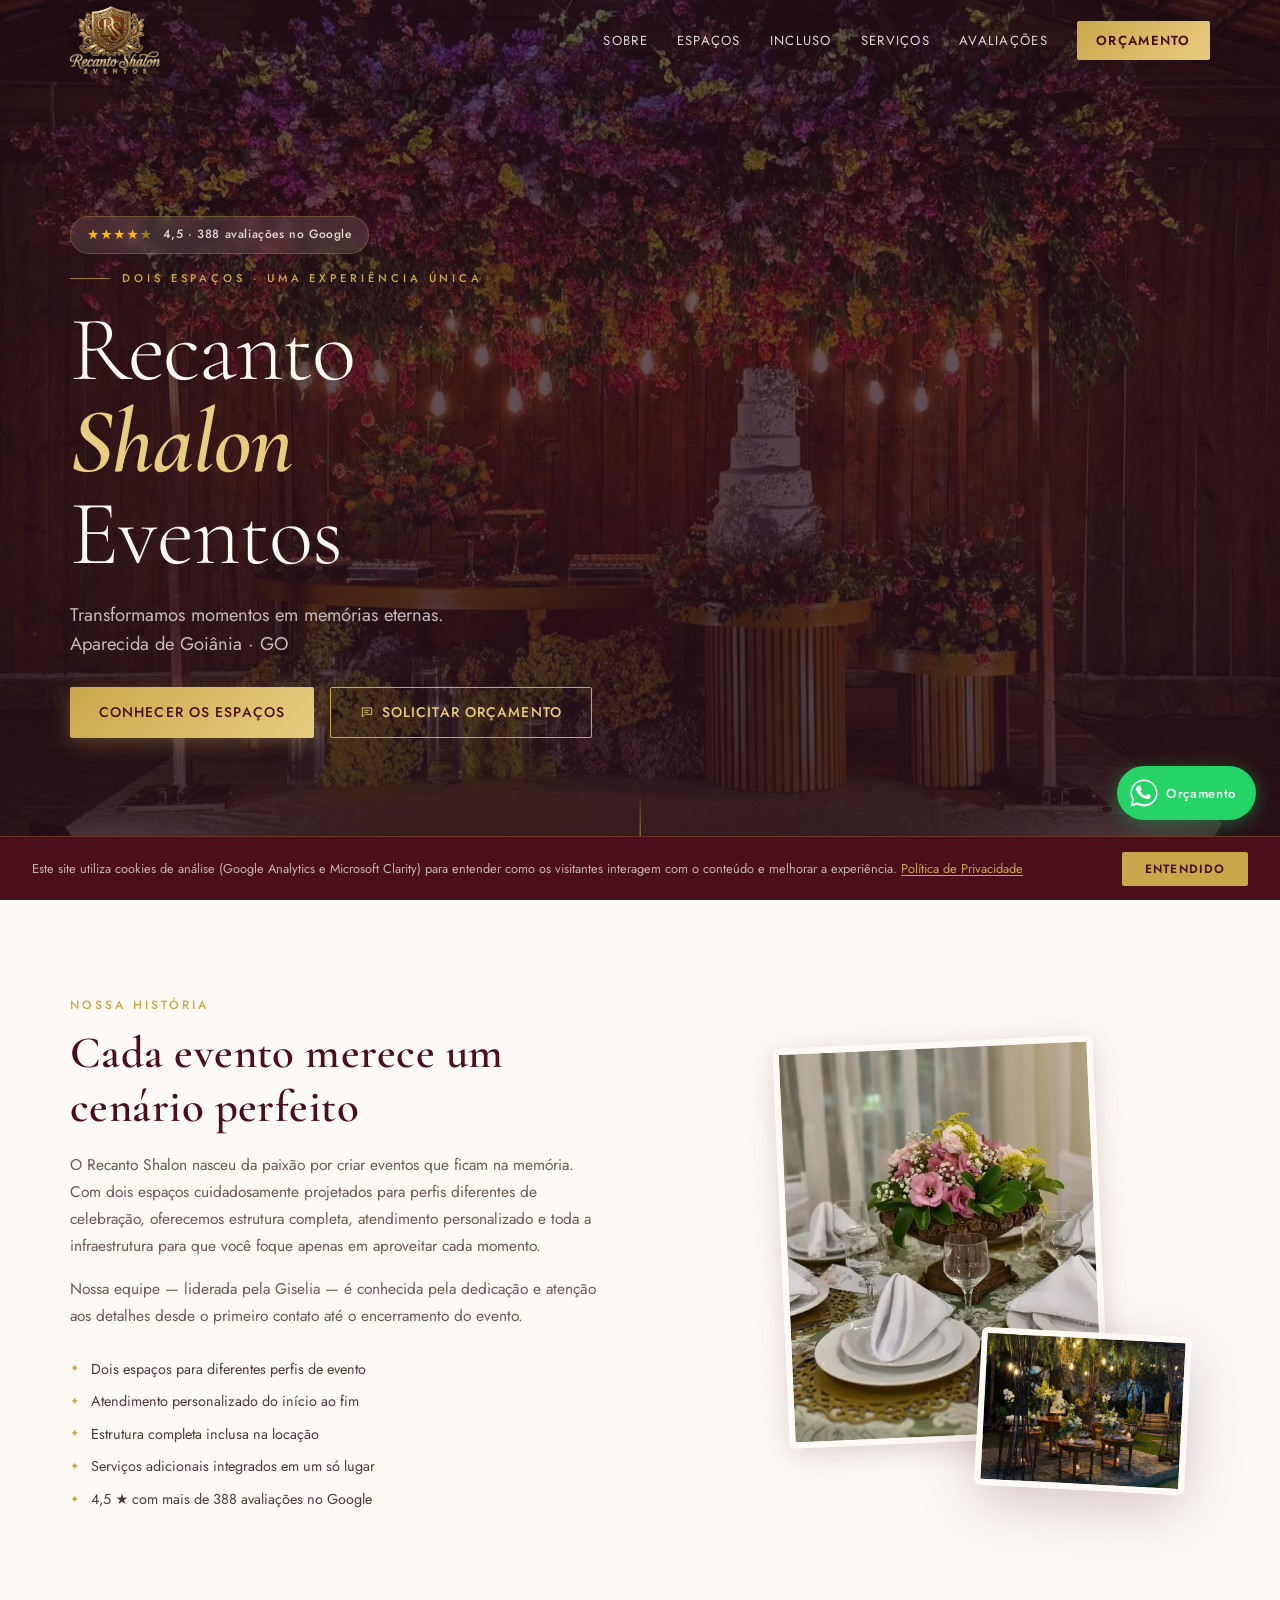
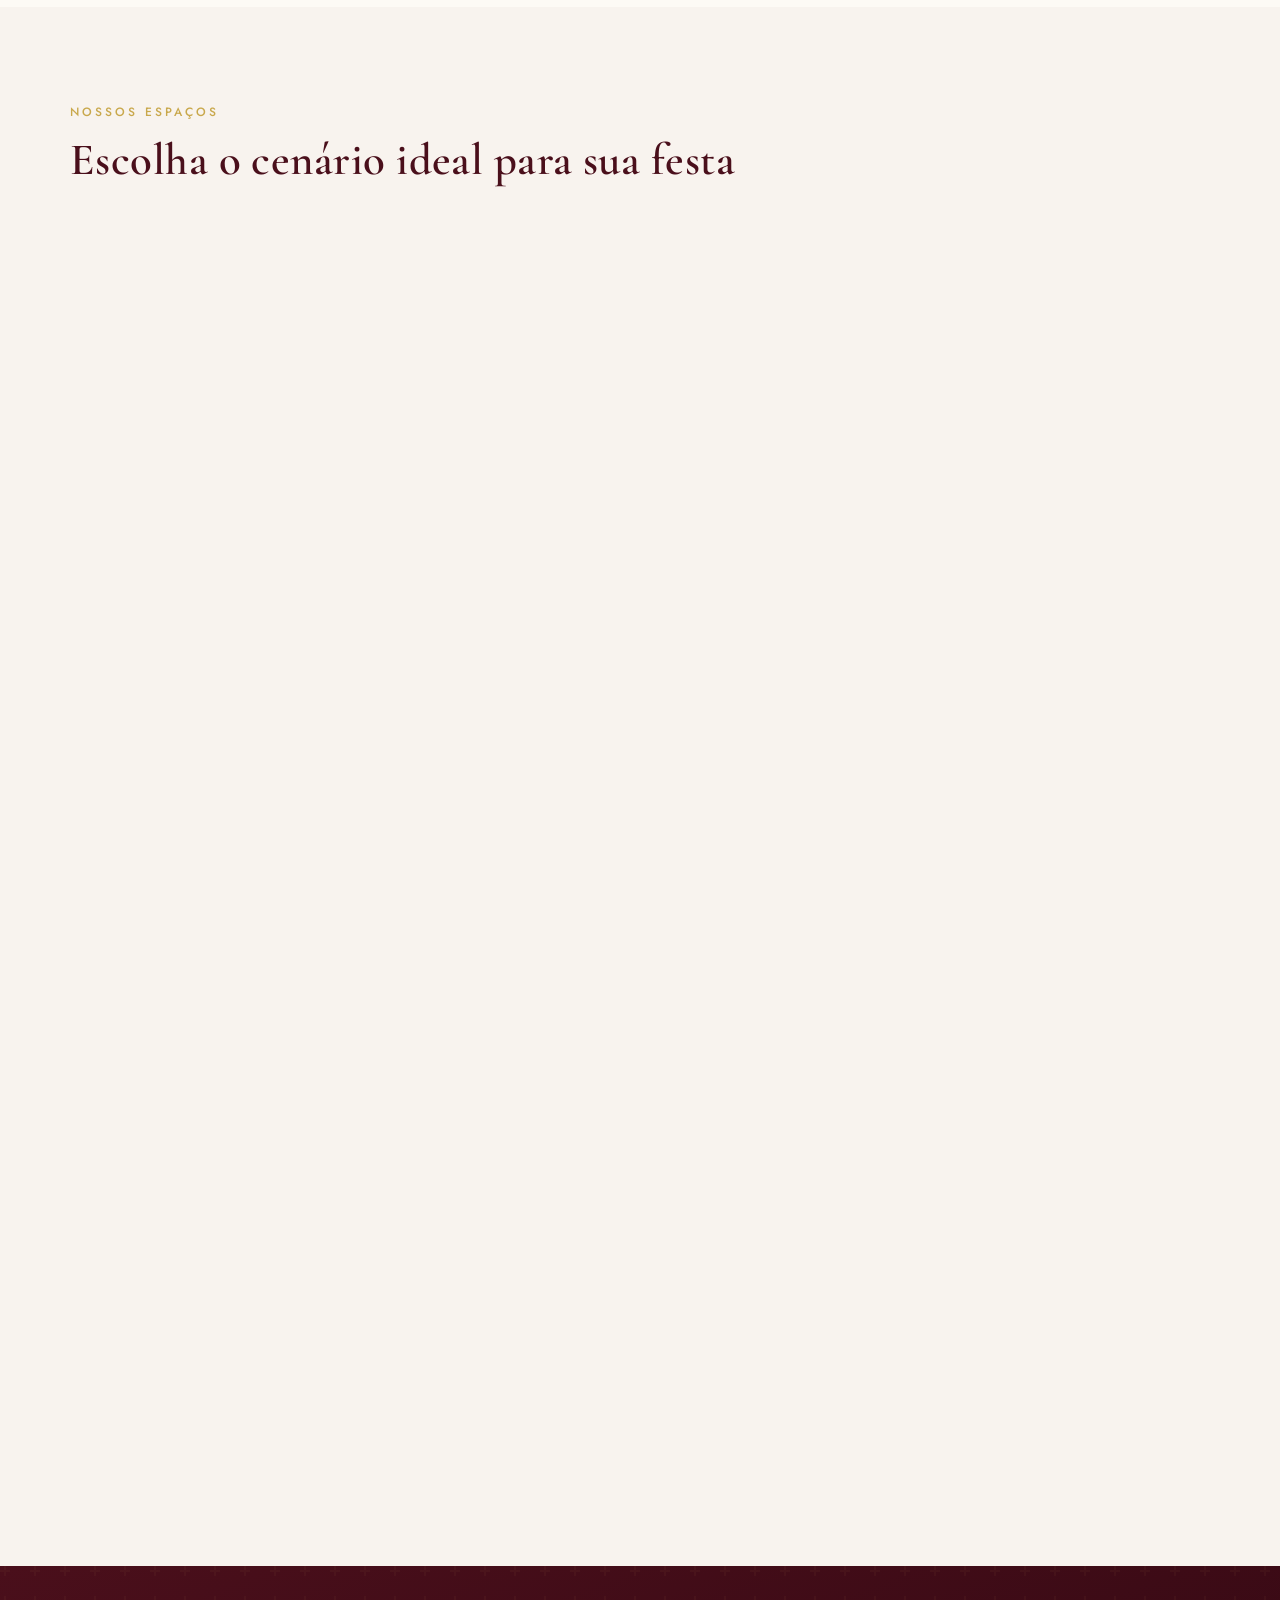
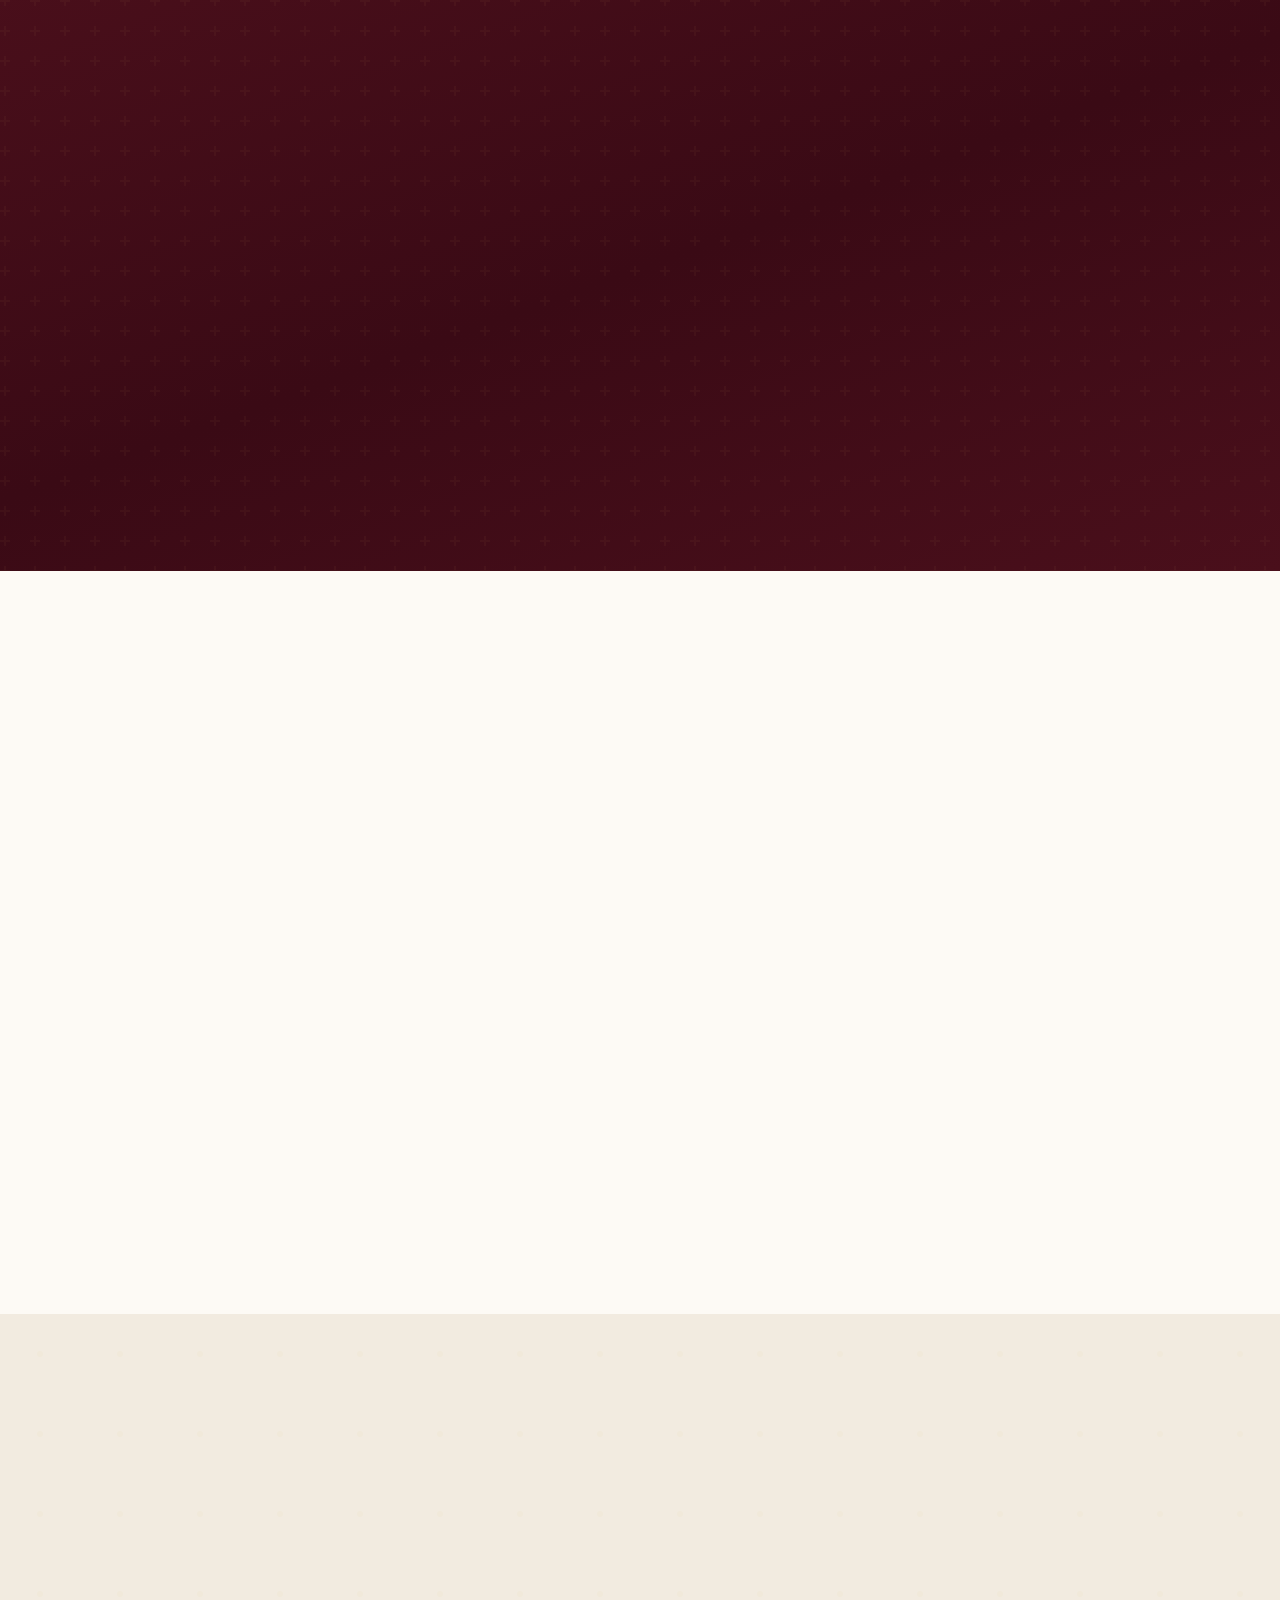
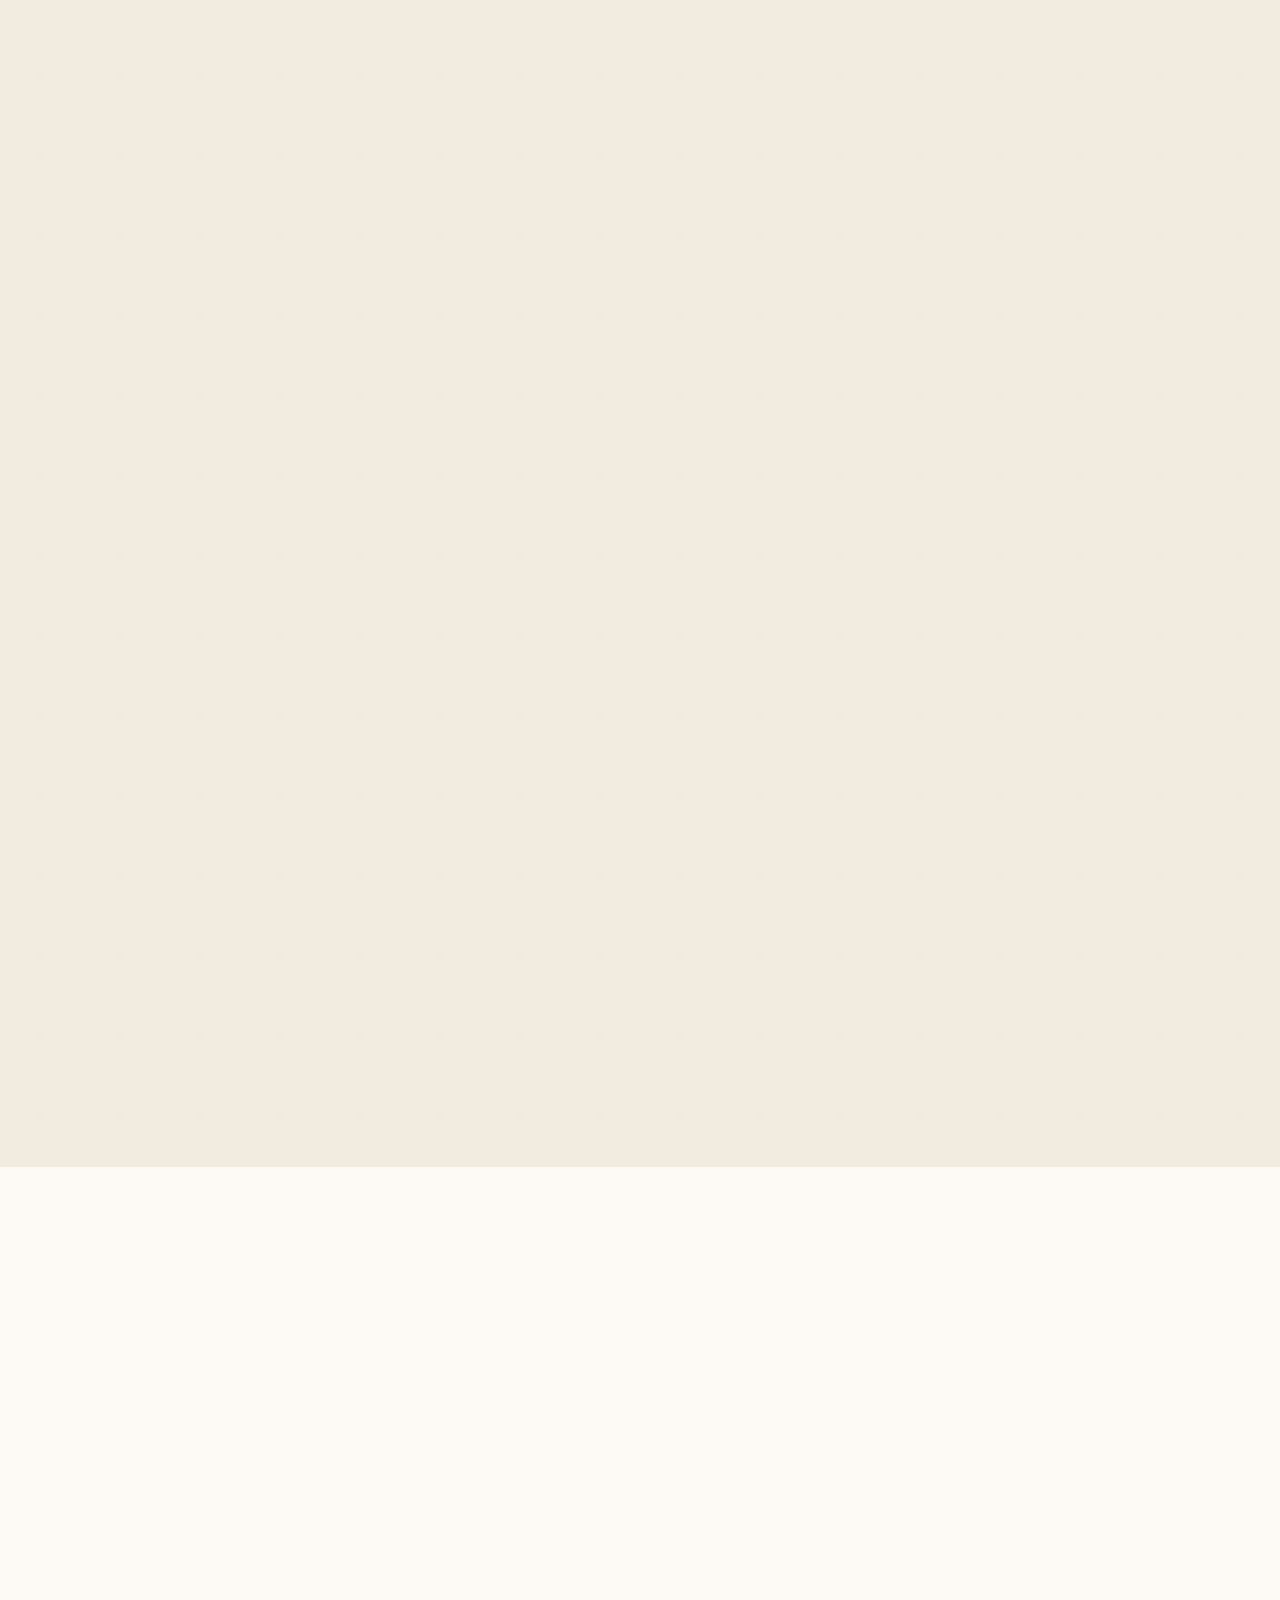
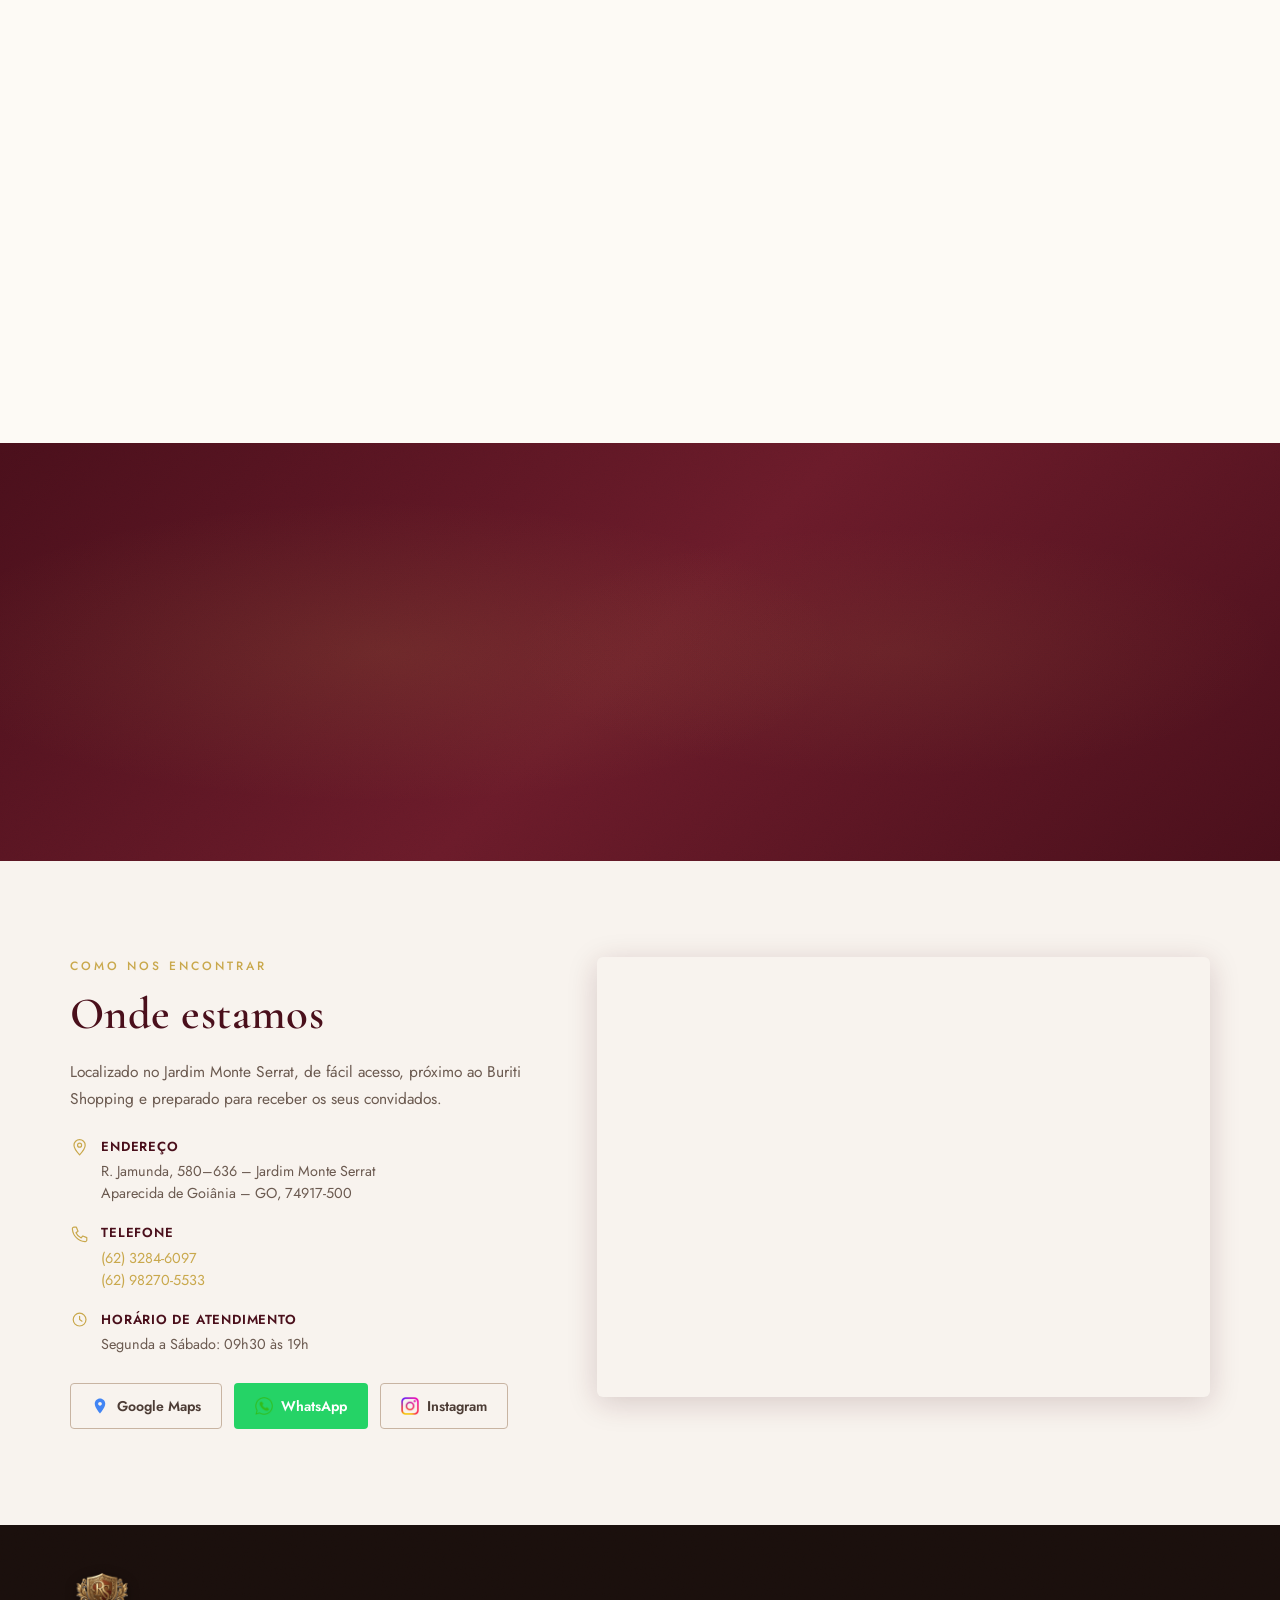
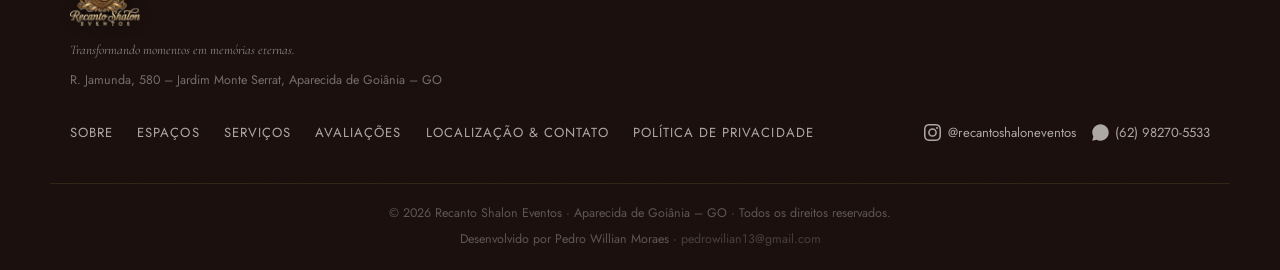
<file: index.html>
<!DOCTYPE html>
<html lang="pt-BR">
<head>
  <meta charset="UTF-8" />
  <meta name="viewport" content="width=device-width, initial-scale=1.0" />
  <meta name="description" content="Recanto Shalon Eventos — Dois espaços únicos para momentos inesquecíveis em Aparecida de Goiânia. Decoração, buffet, cerimonial e muito mais em um só lugar. Avaliação 4,5 ★ no Google." />
  <title>Recanto Shalon Eventos | Aparecida de Goiânia - GO</title>

  <!-- Open Graph / compartilhamento social -->
  <meta property="og:type"        content="website" />
  <meta property="og:url"         content="https://recantoshaloneventos.com.br" />
  <meta property="og:locale"      content="pt_BR" />
  <meta property="og:title"       content="Recanto Shalon Eventos | Aparecida de Goiânia" />
  <meta property="og:description" content="Dois espaços únicos para casamentos, aniversários, formaturas e confraternizações em Aparecida de Goiânia. Avaliação 4,5 ★ no Google." />
  <meta property="og:image"       content="https://recantoshaloneventos.com.br/assets/img/logo-brasao-1200.jpg" />
  <meta property="og:image:width"  content="1200" />
  <meta property="og:image:height" content="1200" />
  <meta name="twitter:card"        content="summary_large_image" />
  <meta name="twitter:title"       content="Recanto Shalon Eventos | Aparecida de Goiânia" />
  <meta name="twitter:description" content="Dois espaços únicos para casamentos, aniversários, formaturas e confraternizações em Aparecida de Goiânia. Avaliação 4,5 ★ no Google." />
  <meta name="twitter:image"       content="https://recantoshaloneventos.com.br/assets/img/logo-brasao-1200.jpg" />

  <link rel="canonical" href="https://recantoshaloneventos.com.br/" />

  <!-- Favicon -->
  <link rel="icon" type="image/png" href="/assets/favicon.png" />
  <link rel="apple-touch-icon"    href="/assets/apple-touch-icon.png" />

  <!-- Google Analytics 4 (Consent Mode v2): a tag carrega desde já para ser
       detectável (ex.: verificação do Google Ads), mas com consentimento
       negado por padrão. Só é liberada após aceite no banner LGPD
       (ver bloco "ANALYTICS SOB CONSENTIMENTO" em script.js). -->
  <script>
    window.dataLayer = window.dataLayer || [];
    function gtag(){ dataLayer.push(arguments); }
    window.gtag = gtag;
    gtag('consent', 'default', {
      'analytics_storage': 'denied',
      'ad_storage': 'denied',
      'ad_user_data': 'denied',
      'ad_personalization': 'denied'
    });
    gtag('js', new Date());
    gtag('config', 'G-FV1GLSNNJL');
  </script>
  <script async src="https://www.googletagmanager.com/gtag/js?id=G-FV1GLSNNJL"></script>

  <!-- Microsoft Clarity: carregado sob consentimento LGPD,
       ver bloco "ANALYTICS SOB CONSENTIMENTO" em script.js -->

  <link rel="preconnect" href="https://fonts.googleapis.com" />
  <link rel="preconnect" href="https://fonts.gstatic.com" crossorigin />
  <link href="https://fonts.googleapis.com/css2?family=Cormorant+Garamond:ital,wght@0,300;0,400;0,600;0,700;1,300;1,400&family=Jost:wght@300;400;500;600&display=swap" rel="stylesheet" />
  <link rel="stylesheet" href="style.css" />
  <link rel="preload" as="image" type="image/webp"
    href="assets/img/hero-bg-1920w.webp"
    imagesrcset="assets/img/hero-bg-768w.webp 768w, assets/img/hero-bg-1280w.webp 1280w, assets/img/hero-bg-1920w.webp 1920w"
    imagesizes="100vw">

  <!-- Dados estruturados: LocalBusiness (Google Rich Results) -->
  <script type="application/ld+json">
  {
    "@context": "https://schema.org",
    "@type": "LocalBusiness",
    "name": "Recanto Shalon Eventos",
    "description": "Venue de eventos com dois espaços únicos em Aparecida de Goiânia: ambiente rústico ao ar livre e salão climatizado sofisticado. Ideal para casamentos, aniversários, formaturas e confraternizações.",
    "url": "https://recantoshaloneventos.com.br",
    "telephone": ["+556232846097", "+5562982705533"],
    "address": {
      "@type": "PostalAddress",
      "streetAddress": "R. Jamunda, 580-636",
      "addressLocality": "Aparecida de Goiânia",
      "addressRegion": "GO",
      "postalCode": "74917-500",
      "addressCountry": "BR"
    },
    "openingHoursSpecification": {
      "@type": "OpeningHoursSpecification",
      "dayOfWeek": ["Monday", "Tuesday", "Wednesday", "Thursday", "Friday", "Saturday"],
      "opens": "09:30",
      "closes": "19:00"
    },
    "aggregateRating": {
      "@type": "AggregateRating",
      "ratingValue": "4.5",
      "reviewCount": "388",
      "bestRating": "5",
      "worstRating": "1"
    },
    "image": "https://recantoshaloneventos.com.br/assets/img/logo-brasao-1200.jpg",
    "sameAs": [
      "https://www.instagram.com/recantoshaloneventos"
    ]
  }
  </script>
</head>
<body>

  <a href="#main-content" class="skip-link">Pular para o conteúdo</a>

  <!-- SVG symbols reutilizáveis -->
  <svg style="display:none" aria-hidden="true"><defs>
    <symbol id="icon-google" viewBox="0 0 24 24">
      <path fill="#4285F4" d="M22.56 12.25c0-.78-.07-1.53-.2-2.25H12v4.26h5.92c-.26 1.37-1.04 2.53-2.21 3.31v2.77h3.57c2.08-1.92 3.28-4.74 3.28-8.09z"/>
      <path fill="#34A853" d="M12 23c2.97 0 5.46-.98 7.28-2.66l-3.57-2.77c-.98.66-2.23 1.06-3.71 1.06-2.86 0-5.29-1.93-6.16-4.53H2.18v2.84C3.99 20.53 7.7 23 12 23z"/>
      <path fill="#FBBC05" d="M5.84 14.09c-.22-.66-.35-1.36-.35-2.09s.13-1.43.35-2.09V7.07H2.18C1.43 8.55 1 10.22 1 12s.43 3.45 1.18 4.93l2.85-2.22.81-.62z"/>
      <path fill="#EA4335" d="M12 5.38c1.62 0 3.06.56 4.21 1.64l3.15-3.15C17.45 2.09 14.97 1 12 1 7.7 1 3.99 3.47 2.18 7.07l3.66 2.84c.87-2.6 3.3-4.53 6.16-4.53z"/>
    </symbol>

    <!-- Ícones de traço único — substituem emojis do sistema por uma linguagem visual própria -->
    <symbol id="icon-leaf" viewBox="0 0 24 24">
      <path d="M20 4C11 4 4 11 4 20c9 0 16-7 16-16z"/>
      <path d="M6 18C10 14 15 9 19 5"/>
    </symbol>
    <symbol id="icon-sparkle" viewBox="0 0 24 24">
      <path d="M12 2l1.8 6.2L20 10l-6.2 1.8L12 18l-1.8-6.2L4 10l6.2-1.8z"/>
    </symbol>
    <symbol id="icon-camera" viewBox="0 0 24 24">
      <path d="M8 7l1.5-3h5L16 7"/>
      <rect x="3" y="7" width="18" height="13" rx="2"/>
      <circle cx="12" cy="13.5" r="3.5"/>
    </symbol>
    <symbol id="icon-tree" viewBox="0 0 24 24">
      <path d="M12 21v-6"/>
      <circle cx="12" cy="9" r="6"/>
    </symbol>
    <symbol id="icon-pool" viewBox="0 0 24 24">
      <path d="M3 15c1.5-1.5 3-1.5 4.5 0s3 1.5 4.5 0 3-1.5 4.5 0 3 1.5 4.5 0"/>
      <path d="M3 19.5c1.5-1.5 3-1.5 4.5 0s3 1.5 4.5 0 3-1.5 4.5 0 3 1.5 4.5 0"/>
      <path d="M12 4v7"/>
      <circle cx="12" cy="4" r="1.4"/>
    </symbol>
    <symbol id="icon-wood" viewBox="0 0 24 24">
      <rect x="3" y="9" width="18" height="6" rx="3"/>
      <circle cx="6" cy="12" r="1.4"/>
      <circle cx="18" cy="12" r="1.4"/>
    </symbol>
    <symbol id="icon-sun" viewBox="0 0 24 24">
      <circle cx="12" cy="12" r="4"/>
      <path d="M12 2v3M12 19v3M2 12h3M19 12h3M4.5 4.5l2 2M17.5 17.5l2 2M19.5 4.5l-2 2M6.5 17.5l-2 2"/>
    </symbol>
    <symbol id="icon-cake" viewBox="0 0 24 24">
      <path d="M4 21v-7a2 2 0 012-2h12a2 2 0 012 2v7H4z"/>
      <path d="M4 17h16"/>
      <path d="M12 12V8"/>
      <path d="M12 8c-1.1-1-1.1-2 0-3 1.1 1 1.1 2 0 3z"/>
    </symbol>
    <symbol id="icon-columns" viewBox="0 0 24 24">
      <path d="M3 9l9-5 9 5"/>
      <path d="M4 9v9M8 9v9M16 9v9M20 9v9"/>
      <path d="M3 20h18"/>
      <path d="M3 9h18"/>
    </symbol>
    <symbol id="icon-acoustics" viewBox="0 0 24 24">
      <path d="M4 10v4h3l5 4V6l-5 4H4z"/>
      <path d="M17 9c1.5 1.5 1.5 4.5 0 6"/>
      <path d="M19.5 7c2.5 2.5 2.5 7.5 0 10"/>
    </symbol>
    <symbol id="icon-flower" viewBox="0 0 24 24">
      <circle cx="12" cy="7" r="2.4"/>
      <circle cx="12" cy="17" r="2.4"/>
      <circle cx="7" cy="12" r="2.4"/>
      <circle cx="17" cy="12" r="2.4"/>
      <circle cx="12" cy="12" r="1.6"/>
    </symbol>
    <symbol id="icon-ring" viewBox="0 0 24 24">
      <circle cx="12" cy="14" r="6"/>
      <path d="M12 8V5"/>
      <path d="M9 5h6l-1.6 3.2H10.6z"/>
    </symbol>
    <symbol id="icon-graduation" viewBox="0 0 24 24">
      <path d="M2 9l10-5 10 5-10 5-10-5z"/>
      <path d="M6 11v5c0 1.5 3 3 6 3s6-1.5 6-3v-5"/>
      <path d="M22 9v6"/>
    </symbol>
    <symbol id="icon-chair" viewBox="0 0 24 24">
      <path d="M6 3v10a2 2 0 002 2h8a2 2 0 002-2V3"/>
      <path d="M6 9h12"/>
      <path d="M7 15v6M17 15v6"/>
    </symbol>
    <symbol id="icon-pan" viewBox="0 0 24 24">
      <circle cx="10" cy="12" r="6"/>
      <path d="M16 10l6-3"/>
    </symbol>
    <symbol id="icon-cube" viewBox="0 0 24 24">
      <path d="M12 3l8 4.5v9L12 21l-8-4.5v-9L12 3z"/>
      <path d="M12 12v9M12 12l8-4.5M12 12L4 7.5"/>
    </symbol>
    <symbol id="icon-house" viewBox="0 0 24 24">
      <path d="M4 11l8-7 8 7"/>
      <path d="M6 10v10h12V10"/>
      <path d="M10 20v-6h4v6"/>
    </symbol>
    <symbol id="icon-plate" viewBox="0 0 24 24">
      <circle cx="12" cy="12" r="7"/>
      <circle cx="12" cy="12" r="3"/>
    </symbol>
    <symbol id="icon-mic" viewBox="0 0 24 24">
      <rect x="9" y="3" width="6" height="11" rx="3"/>
      <path d="M6 11a6 6 0 0012 0"/>
      <path d="M12 17v4M9 21h6"/>
    </symbol>
    <symbol id="icon-pin" viewBox="0 0 24 24">
      <path d="M12 21s7-7.5 7-12a7 7 0 10-14 0c0 4.5 7 12 7 12z"/>
      <circle cx="12" cy="9" r="2.5"/>
    </symbol>
    <symbol id="icon-phone" viewBox="0 0 24 24">
      <path d="M5 4h3l2 5-2.5 2a12 12 0 006.5 6.5l2-2.5 5 2v3a2 2 0 01-2.2 2A17 17 0 013 6.2 2 2 0 015 4z"/>
    </symbol>
    <symbol id="icon-clock" viewBox="0 0 24 24">
      <circle cx="12" cy="12" r="8"/>
      <path d="M12 8v4l3 2"/>
    </symbol>
    <symbol id="icon-chat" viewBox="0 0 24 24">
      <path d="M4 5h16v11H9l-5 4V5z"/>
      <path d="M8 9h8M8 12.5h5"/>
    </symbol>
  </defs></svg>

  <!-- ========== HEADER / NAV ========== -->
  <header class="site-header" id="site-header">
    <div class="header-inner container">
      <a href="#hero" class="logo logo-only" aria-label="Recanto Shalon Eventos – ir para o topo">
        <img src="logo.png" alt="Recanto Shalon Eventos" class="logo-img" />
      </a>
      <nav class="nav-desktop" aria-label="Navegação principal">
        <a href="#sobre">Sobre</a>
        <a href="#espacos">Espaços</a>
        <a href="#incluso">Incluso</a>
        <a href="#servicos">Serviços</a>
        <a href="#avaliacoes">Avaliações</a>
        <a href="#contato" class="nav-cta">Orçamento</a>
      </nav>
      <button class="hamburger" id="hamburger" aria-label="Abrir menu" aria-expanded="false">
        <span></span><span></span><span></span>
      </button>
    </div>
    <nav class="nav-mobile" id="nav-mobile" aria-label="Menu móvel" aria-hidden="true">
      <a href="#sobre" class="mobile-link">Sobre</a>
      <a href="#espacos" class="mobile-link">Espaços</a>
      <a href="#incluso" class="mobile-link">Incluso</a>
      <a href="#servicos" class="mobile-link">Serviços</a>
      <a href="#avaliacoes" class="mobile-link">Avaliações</a>
      <a href="#contato" class="mobile-link mobile-cta">Solicitar Orçamento</a>
    </nav>
  </header>

  <main id="main-content">

  <!-- ========== HERO ========== -->
  <section class="hero" id="hero" aria-label="Apresentação principal">
    <div class="hero-bg" aria-hidden="true">
      <picture class="hero-bg-img">
        <source
          srcset="assets/img/hero-bg-768w.webp 768w, assets/img/hero-bg-1280w.webp 1280w, assets/img/hero-bg-1920w.webp 1920w"
          sizes="100vw"
          type="image/webp">
        <source
          srcset="assets/img/hero-bg-768w.jpg 768w, assets/img/hero-bg-1280w.jpg 1280w, assets/img/hero-bg-1920w.jpg 1920w"
          sizes="100vw"
          type="image/jpeg">
        <img src="assets/img/hero-bg-1920w.jpg" alt="" width="1920" height="1080" fetchpriority="high">
      </picture>
      <div class="hero-overlay"></div>
    </div>
    <div class="hero-content container">
      <div class="hero-google-badge reveal">
        <span class="google-badge-stars" aria-label="4,5 estrelas no Google">★★★★<span class="half">★</span></span>
        <span class="google-badge-text">4,5 · 388 avaliações no Google</span>
      </div>
      <p class="hero-eyebrow reveal reveal-delay-1">Dois espaços · Uma experiência única</p>
      <h1 class="hero-title reveal reveal-delay-2">
        Recanto<br/><em>Shalon</em><br/>Eventos
      </h1>
      <p class="hero-subtitle hero-subtitle-l1 reveal reveal-delay-3">Transformamos momentos em memórias eternas.</p>
      <p class="hero-subtitle hero-subtitle-l2 reveal reveal-delay-3">Aparecida de Goiânia · GO</p>
      <div class="hero-actions reveal reveal-delay-4">
        <a href="#espacos" class="btn btn-gold">Conhecer os espaços</a>
        <a href="https://wa.me/5562982705533?text=Ol%C3%A1!%20Gostaria%20de%20solicitar%20um%20or%C3%A7amento%20para%20meu%20evento%20no%20Recanto%20Shalon.%20Pode%20me%20ajudar%3F"
           target="_blank" rel="noopener noreferrer" class="btn btn-outline">
          <svg class="icon" viewBox="0 0 24 24" aria-hidden="true"><use href="#icon-chat"/></svg> Solicitar orçamento
        </a>
      </div>
    </div>
    <div class="hero-scroll-indicator" aria-hidden="true">
      <span class="scroll-line"></span>
      <span class="scroll-label">scroll</span>
    </div>
  </section>

  <!-- ========== SOBRE ========== -->
  <section class="sobre" id="sobre" aria-labelledby="sobre-title">
    <div class="container sobre-inner">
      <div class="sobre-text reveal">
        <p class="section-eyebrow">Nossa história</p>
        <h2 id="sobre-title" class="section-title">Cada evento merece um cenário perfeito</h2>
        <p class="sobre-desc">
          O Recanto Shalon nasceu da paixão por criar eventos que ficam na memória.
          Com dois espaços cuidadosamente projetados para perfis diferentes de celebração,
          oferecemos estrutura completa, atendimento personalizado e toda a infraestrutura
          para que você foque apenas em aproveitar cada momento.
        </p>
        <p class="sobre-desc">
          Nossa equipe — liderada pela <strong>Giselia</strong> —
          é conhecida pela dedicação e atenção aos detalhes desde o primeiro contato até o encerramento do evento.
        </p>
        <ul class="sobre-diferenciais" aria-label="Diferenciais">
          <li><span class="dif-icon" aria-hidden="true">✦</span> Dois espaços para diferentes perfis de evento</li>
          <li><span class="dif-icon" aria-hidden="true">✦</span> Atendimento personalizado do início ao fim</li>
          <li><span class="dif-icon" aria-hidden="true">✦</span> Estrutura completa inclusa na locação</li>
          <li><span class="dif-icon" aria-hidden="true">✦</span> Serviços adicionais integrados em um só lugar</li>
          <li><span class="dif-icon" aria-hidden="true">✦</span> 4,5 ★ com mais de 388 avaliações no Google</li>
        </ul>
      </div>
      <div class="sobre-visual reveal reveal-delay-1">
        <figure class="sobre-photo sobre-photo-main">
          <picture>
            <source srcset="fotos-recanto2/mesa-posta.webp" type="image/webp">
            <img src="fotos-recanto2/mesa-posta.JPG" alt="Mesa posta com requinte no Recanto Shalon 2, salão climatizado" loading="lazy" />
          </picture>
        </figure>
        <figure class="sobre-photo sobre-photo-accent">
          <picture>
            <source srcset="fotos-recanto2/GazeboDecorado.webp" type="image/webp">
            <img src="fotos-recanto1/espa%C3%A7o-decorado.JPG" alt="Espaço decorado no Recanto Shalon 1, ambiente rústico ao ar livre" loading="lazy" />
          </picture>
        </figure>
      </div>
    </div>
  </section>

  <!-- ========== ESPAÇOS ========== -->
  <section class="espacos" id="espacos" aria-labelledby="espacos-title">
    <div class="container">
      <div class="section-header reveal">
        <p class="section-eyebrow">Nossos espaços</p>
        <h2 id="espacos-title" class="section-title">Escolha o cenário ideal para sua festa</h2>
      </div>

      <!-- ESPAÇO 1 -->
      <article class="espaco-card espaco-rustico reveal" id="espaco-1" aria-labelledby="e1-title">
        <div class="espaco-badge rustico-badge">Recanto Shalon 1 · Rústico &amp; Natural</div>
        <div class="espaco-layout">
          <div class="espaco-carousel" aria-label="Imagens do Recanto Shalon 1">
            <div class="carousel-track" id="carousel-1">
              <div class="carousel-slide" role="img" aria-label="Cerimônia no espaço">
                <picture>
                  <source srcset="fotos-recanto1/ceremonia-no-espa%C3%A7o.webp" type="image/webp">
                  <img src="fotos-recanto1/ceremonia-no-espa%C3%A7o.JPG" alt="" loading="lazy" class="carousel-slide-img">
                </picture>
                <div class="slide-overlay"><span class="slide-caption">Cerimônia no espaço</span></div>
              </div>
              <div class="carousel-slide" role="img" aria-label="Espaço decorado">
                <picture>
                  <source srcset="fotos-recanto1/espa%C3%A7o-decorado.webp" type="image/webp">
                  <img src="fotos-recanto1/espa%C3%A7o-decorado.JPG" alt="" loading="lazy" class="carousel-slide-img">
                </picture>
                <div class="slide-overlay"><span class="slide-caption">Espaço decorado</span></div>
              </div>
              <div class="carousel-slide" role="img" aria-label="Festa no espaço">
                <img src="fotos-recanto1/festa-no-espa%C3%A7o.webp" alt="" loading="lazy" class="carousel-slide-img">
                <div class="slide-overlay"><span class="slide-caption">Festa no espaço</span></div>
              </div>
              <div class="carousel-slide" role="img" aria-label="Área da piscina">
                <picture>
                  <source srcset="fotos-recanto1/piscina.webp" type="image/webp">
                  <img src="fotos-recanto1/piscina.JPG" alt="" loading="lazy" class="carousel-slide-img">
                </picture>
                <div class="slide-overlay"><span class="slide-caption">Área da piscina</span></div>
              </div>
            </div>
            <button class="carousel-btn carousel-prev" data-carousel="carousel-1" aria-label="Imagem anterior">&#8592;</button>
            <button class="carousel-btn carousel-next" data-carousel="carousel-1" aria-label="Próxima imagem">&#8594;</button>
            <div class="carousel-dots" id="dots-1" role="tablist" aria-label="Navegação do carrossel"></div>
          </div>
          <div class="espaco-info">
            <h3 id="e1-title" class="espaco-title">Recanto Shalon <em>Eventos 1</em></h3>
            <p class="espaco-tag"><svg class="icon" viewBox="0 0 24 24" aria-hidden="true"><use href="#icon-leaf"/></svg> <span class="espaco-tag-text">Ao ar livre · Rústico · Piscina</span></p>
            <p class="espaco-capacity">
              <svg xmlns="http://www.w3.org/2000/svg" viewBox="0 0 24 24" width="15" height="15" fill="currentColor" aria-hidden="true"><path d="M16 11c1.66 0 2.99-1.34 2.99-3S17.66 5 16 5c-1.66 0-3 1.34-3 3s1.34 3 3 3zm-8 0c1.66 0 2.99-1.34 2.99-3S9.66 5 8 5C6.34 5 5 6.34 5 8s1.34 3 3 3zm0 2c-2.33 0-7 1.17-7 3.5V19h14v-2.5c0-2.33-4.67-3.5-7-3.5zm8 0c-.29 0-.62.02-.97.05 1.16.84 1.97 1.97 1.97 3.45V19h6v-2.5c0-2.33-4.67-3.5-7-3.5z"/></svg>
              <span class="espaco-capacity-text">Comporta até 200 convidados sentados</span>
            </p>
            <p class="espaco-desc">
              Um ambiente encantador cercado de natureza, perfeito para quem busca autenticidade e
              aconchego. Com área arborizada, piscina e charme rústico — ideal para aniversários,
              confraternizações e celebrações durante o dia.
            </p>
            <ul class="espaco-features" aria-label="Características do Espaço 1">
              <li><svg class="icon" viewBox="0 0 24 24" aria-hidden="true"><use href="#icon-tree"/></svg> Ambiente aberto e arborizado</li>
              <li><svg class="icon" viewBox="0 0 24 24" aria-hidden="true"><use href="#icon-pool"/></svg> Área com piscina</li>
              <li><svg class="icon" viewBox="0 0 24 24" aria-hidden="true"><use href="#icon-wood"/></svg> Estilo rústico e natural</li>
              <li><svg class="icon" viewBox="0 0 24 24" aria-hidden="true"><use href="#icon-sun"/></svg> Ideal para eventos diurnos</li>
              <li><svg class="icon" viewBox="0 0 24 24" aria-hidden="true"><use href="#icon-cake"/></svg> Perfeito para aniversários e confraternizações</li>
            </ul>
            <a href="https://wa.me/5562982705533?text=Ol%C3%A1!%20Gostaria%20de%20solicitar%20um%20or%C3%A7amento%20para%20meu%20evento%20no%20Recanto%20Shalon.%20Pode%20me%20ajudar%3F"
               target="_blank" rel="noopener noreferrer" class="btn btn-gold btn-espaco">Solicitar orçamento</a>
          </div>
        </div>
      </article>

      <!-- ESPAÇO 2 -->
      <article class="espaco-card espaco-sofisticado reveal" id="espaco-2" aria-labelledby="e2-title">
        <div class="espaco-badge sofisticado-badge">Espaço 2 · Sofisticado &amp; Elegante</div>
        <div class="espaco-layout espaco-layout-reverse">
          <div class="espaco-info">
            <h3 id="e2-title" class="espaco-title">Recanto Shalon <em>Eventos 2</em></h3>
            <p class="espaco-tag"><svg class="icon icon-fill" viewBox="0 0 24 24" aria-hidden="true"><use href="#icon-sparkle"/></svg> <span class="espaco-tag-text">Salão climatizado · Formal · Jardim instagramável</span></p>
            <p class="espaco-capacity">
              <svg xmlns="http://www.w3.org/2000/svg" viewBox="0 0 24 24" width="15" height="15" fill="currentColor" aria-hidden="true"><path d="M16 11c1.66 0 2.99-1.34 2.99-3S17.66 5 16 5c-1.66 0-3 1.34-3 3s1.34 3 3 3zm-8 0c1.66 0 2.99-1.34 2.99-3S9.66 5 8 5C6.34 5 5 6.34 5 8s1.34 3 3 3zm0 2c-2.33 0-7 1.17-7 3.5V19h14v-2.5c0-2.33-4.67-3.5-7-3.5zm8 0c-.29 0-.62.02-.97.05 1.16.84 1.97 1.97 1.97 3.45V19h6v-2.5c0-2.33-4.67-3.5-7-3.5z"/></svg>
              <span class="espaco-capacity-text">Comporta até 230 convidados sentados</span>
            </p>
            <p class="espaco-desc">
              Sofisticação e requinte em cada detalhe. Salão fechado, climatizado e com boa acústica,
              ideal para cerimônias formais. O jardim instagramável é o cenário perfeito para fotos
              memoráveis de casamentos, formaturas e festas de 15 anos.
            </p>
            <ul class="espaco-features" aria-label="Características do Espaço 2">
              <li><svg class="icon" viewBox="0 0 24 24" aria-hidden="true"><use href="#icon-columns"/></svg> Salão fechado e climatizado</li>
              <li><svg class="icon" viewBox="0 0 24 24" aria-hidden="true"><use href="#icon-acoustics"/></svg> Boa acústica para cerimônias</li>
              <li><svg class="icon" viewBox="0 0 24 24" aria-hidden="true"><use href="#icon-flower"/></svg> Jardim instagramável exclusivo</li>
              <li><svg class="icon" viewBox="0 0 24 24" aria-hidden="true"><use href="#icon-ring"/></svg> Ideal para casamentos e formaturas</li>
              <li><svg class="icon" viewBox="0 0 24 24" aria-hidden="true"><use href="#icon-graduation"/></svg> Perfeito para 15 anos e eventos formais</li>
            </ul>
            <a href="https://wa.me/5562982705533?text=Ol%C3%A1!%20Gostaria%20de%20solicitar%20um%20or%C3%A7amento%20para%20meu%20evento%20no%20Recanto%20Shalon.%20Pode%20me%20ajudar%3F"
               target="_blank" rel="noopener noreferrer" class="btn btn-gold btn-espaco">Solicitar orçamento</a>
          </div>
          <div class="espaco-carousel" aria-label="Imagens do Recanto Shalon 2">
            <div class="carousel-track" id="carousel-2">
              <div class="carousel-slide" role="img" aria-label="Salão climatizado decorado">
                <picture>
                  <source srcset="fotos-recanto2/salao-climatizado.webp" type="image/webp">
                  <img src="fotos-recanto2/salao-climatizado.JPG" alt="" loading="lazy" class="carousel-slide-img">
                </picture>
                <div class="slide-overlay"><span class="slide-caption">Salão climatizado e elegante</span></div>
              </div>
              <div class="carousel-slide" role="img" aria-label="Jardim instagramável">
                <picture>
                  <source srcset="fotos-recanto2/jardim.webp" type="image/webp">
                  <img src="fotos-recanto2/jardim.JPG" alt="" loading="lazy" class="carousel-slide-img">
                </picture>
                <div class="slide-overlay"><span class="slide-caption">Jardim instagramável exclusivo</span></div>
              </div>
              <div class="carousel-slide" role="img" aria-label="Mesa posta para evento">
                <picture>
                  <source srcset="fotos-recanto2/mesa-posta.webp" type="image/webp">
                  <img src="fotos-recanto2/mesa-posta.JPG" alt="" loading="lazy" class="carousel-slide-img">
                </picture>
                <div class="slide-overlay"><span class="slide-caption">Mesa posta com requinte</span></div>
              </div>
            </div>
            <button class="carousel-btn carousel-prev" data-carousel="carousel-2" aria-label="Imagem anterior">&#8592;</button>
            <button class="carousel-btn carousel-next" data-carousel="carousel-2" aria-label="Próxima imagem">&#8594;</button>
            <div class="carousel-dots" id="dots-2" role="tablist" aria-label="Navegação do carrossel"></div>
          </div>
        </div>
      </article>
    </div>
  </section>

  <!-- ========== O QUE ESTÁ INCLUSO ========== -->
  <section class="incluso" id="incluso" aria-labelledby="incluso-title">
    <div class="incluso-bg" aria-hidden="true"></div>
    <div class="container incluso-inner">
      <div class="section-header reveal">
        <p class="section-eyebrow">Sem surpresas</p>
        <h2 id="incluso-title" class="section-title">Tudo que você precisa já está incluso</h2>
        <p class="section-subtitle">Em ambos os espaços, a locação já inclui toda a infraestrutura essencial para o seu evento.</p>
      </div>
      <div class="incluso-grid">
        <div class="incluso-item reveal">
          <svg class="incluso-icon icon" viewBox="0 0 24 24" aria-hidden="true"><use href="#icon-chair"/></svg>
          <h3 class="incluso-name">Mesas &amp; Cadeiras</h3>
          <p>Mobiliário completo para acomodar seus convidados com conforto e estilo.</p>
        </div>
        <div class="incluso-item reveal reveal-delay-1">
          <svg class="incluso-icon icon" viewBox="0 0 24 24" aria-hidden="true"><use href="#icon-pan"/></svg>
          <h3 class="incluso-name">Cozinha Equipada</h3>
          <p>Fogão, forno e gás para preparo dos pratos com toda a facilidade necessária.</p>
        </div>
        <div class="incluso-item reveal reveal-delay-2">
          <svg class="incluso-icon icon" viewBox="0 0 24 24" aria-hidden="true"><use href="#icon-cube"/></svg>
          <h3 class="incluso-name">Freezer &amp; Geladeira</h3>
          <p>Conservação de bebidas e alimentos garantida durante todo o evento.</p>
        </div>
        <div class="incluso-item reveal reveal-delay-3">
          <svg class="incluso-icon icon" viewBox="0 0 24 24" aria-hidden="true"><use href="#icon-house"/></svg>
          <h3 class="incluso-name">Estrutura Completa</h3>
          <p>Espaço preparado e pronto para receber seus convidados no grande dia.</p>
        </div>
      </div>
    </div>
  </section>

  <!-- ========== SERVIÇOS ========== -->
  <section class="servicos" id="servicos" aria-labelledby="servicos-title">
    <div class="container">
      <div class="section-header reveal">
        <p class="section-eyebrow">Serviços completos</p>
        <h2 id="servicos-title" class="section-title">Tudo em um só lugar, do começo ao fim</h2>
        <p class="section-subtitle">Além da locação, oferecemos todos os serviços para que seu evento seja perfeito — sem precisar contratar em vários lugares.</p>
      </div>
      <div class="servicos-grid">
        <div class="servico-card reveal">
          <div class="servico-number" aria-hidden="true">01</div>
          <svg class="servico-icon-wrap icon" viewBox="0 0 24 24" aria-hidden="true"><use href="#icon-flower"/></svg>
          <h3 class="servico-title">Decoração</h3>
          <p class="servico-desc">
            Transformamos o espaço no cenário dos seus sonhos. Do rústico ao sofisticado,
            nossa equipe cuida de cada detalhe para criar uma atmosfera única e inesquecível.
          </p>
          <span class="servico-tag">Personalizada para o seu estilo</span>
        </div>
        <div class="servico-card reveal reveal-delay-1">
          <div class="servico-number" aria-hidden="true">02</div>
          <svg class="servico-icon-wrap icon" viewBox="0 0 24 24" aria-hidden="true"><use href="#icon-plate"/></svg>
          <h3 class="servico-title">Buffet</h3>
          <p class="servico-desc">
            Cardápios elaborados para todos os estilos de evento. Jantar completo — tudo para que a gastronomia esteja à altura da celebração.
          </p>
          <span class="servico-tag">Do café da manhã ao jantar</span>
        </div>
        <div class="servico-card reveal reveal-delay-2">
          <div class="servico-number" aria-hidden="true">03</div>
          <svg class="servico-icon-wrap icon" viewBox="0 0 24 24" aria-hidden="true"><use href="#icon-mic"/></svg>
          <h3 class="servico-title">Cerimonial</h3>
          <p class="servico-desc">
            Coordenação profissional para que cada momento aconteça como planejado.
            Nossa equipe garante fluidez, emoção e organização do início ao fim.
          </p>
          <span class="servico-tag">Coordenação completa do evento</span>
        </div>
      </div>
    </div>
  </section>

  <!-- ========== AVALIAÇÕES REAIS DO GOOGLE ========== -->
  <section class="avaliacoes" id="avaliacoes" aria-labelledby="av-title">
    <div class="av-bg" aria-hidden="true"></div>
    <div class="container">
      <div class="section-header reveal">
        <p class="section-eyebrow">O que dizem nossos clientes</p>
        <h2 id="av-title" class="section-title">Avaliações reais do Google</h2>
        <!-- Badge de avaliação real do Google -->
        <div class="google-rating-badge">
          <div class="grb-logo" aria-hidden="true">
            <svg width="24" height="24" aria-hidden="true"><use href="#icon-google"/></svg>
          </div>
          <div class="grb-info">
            <span class="grb-score">4,5</span>
            <div class="grb-stars" aria-hidden="true">★★★★½</div>
            <span class="grb-count">388 avaliações</span>
          </div>
          <a href="https://maps.google.com/?q=Recanto+Shalon+Eventos+Aparecida+de+Goiania"
             target="_blank" rel="noopener noreferrer" class="grb-link">Ver no Google ↗</a>
        </div>
      </div>

      <!-- ── Review em destaque ── -->
      <div class="av-featured-row">
        <blockquote class="av-card av-destaque reveal" aria-label="Avaliação em destaque de Poliana Couto">
          <div class="av-card-top">
            <div class="av-stars" aria-label="5 estrelas">★★★★★</div>
            <span class="av-google-tag">
              <svg width="13" height="13" aria-hidden="true"><use href="#icon-google"/></svg>
              Google
            </span>
          </div>
          <p class="av-text">"O melhor espaço de festa que já estive! Fizemos nosso casamento e foi incrível! A Giselia é muito gentil e receptiva, o Carlinhos também foi um amor em nos ajudar na organização das mesas. Eles já têm as mesas, forros, e todo o buffet que precisar! Nota 10000! Me casei lá e todos meus eventos serão no mesmo local!"</p>
          <footer class="av-author">
            <div class="av-avatar av-avatar-lg" style="background: linear-gradient(135deg,#7B2D8B,#9B3DAB);" aria-hidden="true">P</div>
            <div>
              <cite class="av-name">Poliana Couto</cite>
              <p class="av-role">⭐ Guia Local · 17 avaliações · 4 fotos</p>
              <p class="av-event">Casamento · 2 anos atrás</p>
            </div>
          </footer>
        </blockquote>
      </div>

      <!-- ── Grid de reviews ── -->
      <div class="av-grid">

        <!-- Avaliação REAL — Flavio Ricioli (Local Guide verificado) -->
        <blockquote class="av-card reveal reveal-delay-1">
          <div class="av-card-top">
            <div class="av-stars" aria-label="5 estrelas">★★★★★</div>
            <span class="av-google-tag">
              <svg width="13" height="13" aria-hidden="true"><use href="#icon-google"/></svg>
              Google
            </span>
          </div>
          <p class="av-text">"Espaço amplo, com piscina e decoração. Fui no aniversário de 15 anos, onde havia drinks não alcoólicos, a CabineGyn com a cabine de fotos e cerimonial na recepção. Ambiente muito bem cuidado com boa acústica e estrutura completa!"</p>
          <footer class="av-author">
            <div class="av-avatar" style="background: linear-gradient(135deg,#1565C0,#1976D2);" aria-hidden="true">F</div>
            <div>
              <cite class="av-name">Flavio Ricioli</cite>
              <p class="av-role">⭐ Guia Local · 243 avaliações · 186 fotos</p>
              <p class="av-event">Festa de 15 anos · 3 anos atrás</p>
            </div>
          </footer>
        </blockquote>

        <!-- Avaliação 3 -->
        <blockquote class="av-card reveal reveal-delay-2">
          <div class="av-card-top">
            <div class="av-stars" aria-label="5 estrelas">★★★★★</div>
            <span class="av-google-tag">
              <svg width="13" height="13" aria-hidden="true"><use href="#icon-google"/></svg>
              Google
            </span>
          </div>
          <p class="av-text">"Ótimo ambiente para festas. Bonito, espaço bacana com boa acústica. A equipe é super atenciosa e foi um amor desde o primeiro contato. Estrutura impecável, tudo muito organizado. Com certeza voltaremos para o próximo evento!"</p>
          <footer class="av-author">
            <div class="av-avatar" style="background: linear-gradient(135deg,#2E7D32,#388E3C);" aria-hidden="true">C</div>
            <div>
              <cite class="av-name">Claudia Rezende</cite>
              <p class="av-role">Avaliação no Google</p>
              <p class="av-event">Confraternização</p>
            </div>
          </footer>
        </blockquote>

        <!-- Avaliação 4 -->
        <blockquote class="av-card reveal">
          <div class="av-card-top">
            <div class="av-stars" aria-label="5 estrelas">★★★★★</div>
            <span class="av-google-tag">
              <svg width="13" height="13" aria-hidden="true"><use href="#icon-google"/></svg>
              Google
            </span>
          </div>
          <p class="av-text">"Realizamos o casamento dos nossos sonhos aqui. O salão climatizado é lindo e o jardim instagramável é simplesmente mágico para as fotos. A Giselia e o Carlinhos foram atenciosos em cada detalhe. Superou todas as expectativas!"</p>
          <footer class="av-author">
            <div class="av-avatar" style="background: linear-gradient(135deg,var(--vinho),var(--vinho-mid));" aria-hidden="true">A</div>
            <div>
              <cite class="av-name">Ana Paula M.</cite>
              <p class="av-role">Avaliação no Google</p>
              <p class="av-event">Casamento</p>
            </div>
          </footer>
        </blockquote>

        <!-- Avaliação 5 -->
        <blockquote class="av-card reveal reveal-delay-1">
          <div class="av-card-top">
            <div class="av-stars" aria-label="5 estrelas">★★★★★</div>
            <span class="av-google-tag">
              <svg width="13" height="13" aria-hidden="true"><use href="#icon-google"/></svg>
              Google
            </span>
          </div>
          <p class="av-text">"Formatura da nossa turma no salão fechado — impecável! Muito espaço, climatização perfeita e o cerimonial é sensacional. Todo mundo elogiou o local. A acústica do salão é ótima, perfeita para discursos e música ao vivo."</p>
          <footer class="av-author">
            <div class="av-avatar" style="background: linear-gradient(135deg,#E65100,#F57C00);" aria-hidden="true">M</div>
            <div>
              <cite class="av-name">Marcos Henrique T.</cite>
              <p class="av-role">Avaliação no Google</p>
              <p class="av-event">Formatura</p>
            </div>
          </footer>
        </blockquote>

        <!-- Avaliação 6 -->
        <blockquote class="av-card reveal reveal-delay-2">
          <div class="av-card-top">
            <div class="av-stars" aria-label="5 estrelas">★★★★★</div>
            <span class="av-google-tag">
              <svg width="13" height="13" aria-hidden="true"><use href="#icon-google"/></svg>
              Google
            </span>
          </div>
          <p class="av-text">"Festa de aniversário incrível! A piscina e a área verde deixaram o ambiente super agradável. Drinks, cabine de fotos e decoração linda. Equipe extremamente dedicada — a Giselia é atenciosa demais. Já estou planejando o próximo evento aqui!"</p>
          <footer class="av-author">
            <div class="av-avatar" style="background: linear-gradient(135deg,#00695C,#00897B);" aria-hidden="true">R</div>
            <div>
              <cite class="av-name">Renata Borges</cite>
              <p class="av-role">Avaliação no Google</p>
              <p class="av-event">Aniversário</p>
            </div>
          </footer>
        </blockquote>

        <!-- Avaliação 7 -->
        <blockquote class="av-card reveal reveal-delay-2">
          <div class="av-card-top">
            <div class="av-stars" aria-label="5 estrelas">★★★★★</div>
            <span class="av-google-tag">
              <svg width="13" height="13" aria-hidden="true"><use href="#icon-google"/></svg>
              Google
            </span>
          </div>
          <p class="av-text">"Um lugar incrível para quem está procurando um ambiente rústico."</p>
          <footer class="av-author">
            <div class="av-avatar" style="background: linear-gradient(135deg,#4527A0,#5E35B1);" aria-hidden="true">V</div>
            <div>
              <cite class="av-name">Valdinan Dos Santos Leal</cite>
              <p class="av-role">⭐ Guia Local · 27 avaliações · 2 fotos</p>
              <p class="av-event">Há 5 semanas</p>
            </div>
          </footer>
        </blockquote>

      </div>

      <!-- CTA ver todas no Google -->
      <div class="av-ver-mais reveal">
        <a href="https://maps.google.com/?q=Recanto+Shalon+Eventos+R.+Jamunda+580+Aparecida+de+Goiania"
           target="_blank" rel="noopener noreferrer" class="btn-ver-google">
          <svg width="18" height="18" aria-hidden="true"><use href="#icon-google"/></svg>
          Ver todas as 388 avaliações no Google ↗
        </a>
      </div>
    </div>
  </section>

  <!-- ========== PERGUNTAS FREQUENTES ========== -->
  <section class="faq" id="faq" aria-labelledby="faq-title">
    <div class="container">
      <div class="section-header reveal">
        <p class="section-eyebrow">Perguntas frequentes</p>
        <h2 id="faq-title" class="section-title">Antes de você chamar no WhatsApp</h2>
        <p class="section-subtitle">Se ainda ficou alguma dúvida depois disso, é só chamar a gente.</p>
      </div>
      <dl class="faq-list">
        <div class="faq-item reveal">
          <dt class="faq-question">Qual a capacidade de cada espaço?</dt>
          <dd class="faq-answer">O Recanto Shalon 1, rústico e ao ar livre, comporta até 200 convidados sentados. O Recanto Shalon 2, salão climatizado, comporta até 230 convidados sentados.</dd>
        </div>
        <div class="faq-item reveal reveal-delay-1">
          <dt class="faq-question">O que já vem incluso na locação?</dt>
          <dd class="faq-answer">Mesas, cadeiras, cozinha com fogão, forno, gás, freezer e geladeira, além de toda a estrutura do espaço. Decoração, buffet e cerimonial são serviços adicionais que também oferecemos, tudo em um só lugar.</dd>
        </div>
        <div class="faq-item reveal reveal-delay-2">
          <dt class="faq-question">Quais tipos de evento vocês recebem?</dt>
          <dd class="faq-answer">Casamentos, aniversários, formaturas, festas de 15 anos e confraternizações — nos dois espaços, cada um com um perfil diferente de celebração.</dd>
        </div>
        <div class="faq-item reveal reveal-delay-3">
          <dt class="faq-question">Preciso contratar o buffet em outro lugar?</dt>
          <dd class="faq-answer">Não. O buffet é um dos nossos serviços, do café da manhã ao jantar, então não é preciso fechar com outro fornecedor.</dd>
        </div>
        <div class="faq-item reveal">
          <dt class="faq-question">Qual o horário de atendimento?</dt>
          <dd class="faq-answer">De segunda a sexta, das 9h30 às 18h com agendamento prévio via whatsapp. Fora desse horário, o WhatsApp continua aberto para responder assim que possível.</dd>
        </div>
        <div class="faq-item reveal reveal-delay-1">
          <dt class="faq-question">Como agendo uma visita ou peço um orçamento?</dt>
          <dd class="faq-answer">Pelo WhatsApp — a Giselia te ajuda a agendar uma visita ao espaço e já te passa o orçamento para o seu evento.</dd>
        </div>
      </dl>
    </div>
  </section>

  <!-- ========== CTA BANNER ========== -->
  <section class="cta-banner" aria-labelledby="cta-title">
    <div class="cta-bg" aria-hidden="true"></div>
    <div class="container cta-inner reveal">
      <p class="cta-eyebrow">Pronto para começar?</p>
      <h2 id="cta-title" class="cta-title">Seu próximo evento começa aqui</h2>
      <p class="cta-subtitle">Solicite um orçamento personalizado agora mesmo e deixe a gente cuidar de tudo para que você aproveite cada momento.</p>
      <div class="cta-actions">
        <a href="https://wa.me/5562982705533?text=Ol%C3%A1!%20Gostaria%20de%20solicitar%20um%20or%C3%A7amento%20para%20meu%20evento%20no%20Recanto%20Shalon.%20Pode%20me%20ajudar%3F"
           target="_blank" rel="noopener noreferrer" class="btn btn-gold btn-lg">
          <img src="assets/logo_wpp.png" alt="" aria-hidden="true" class="btn-logo"> Solicitar orçamento pelo WhatsApp
        </a>
        <a href="https://instagram.com/recantoshaloneventos"
           target="_blank" rel="noopener noreferrer" class="btn btn-outline btn-lg">
          <img src="assets/logo_insta.png" alt="" aria-hidden="true" class="btn-logo"> Ver fotos no Instagram
        </a>
      </div>
    </div>
  </section>

  <!-- ========== LOCALIZAÇÃO & CONTATO ========== -->
  <section class="localizacao" id="contato" aria-labelledby="loc-title">
    <div class="container loc-inner">
      <div class="loc-info reveal">
        <p class="section-eyebrow">Como nos encontrar</p>
        <h2 id="loc-title" class="section-title">Onde estamos</h2>
        <p class="loc-desc">
          Localizado no Jardim Monte Serrat, de fácil acesso, próximo ao Buriti Shopping
          e preparado para receber os seus convidados.
        </p>
        <ul class="loc-detalhes" aria-label="Informações de localização">
          <li>
            <svg class="loc-icon icon" viewBox="0 0 24 24" aria-hidden="true"><use href="#icon-pin"/></svg>
            <div>
              <strong>Endereço</strong>
              <p>R. Jamunda, 580–636 – Jardim Monte Serrat<br/>Aparecida de Goiânia – GO, 74917-500</p>
            </div>
          </li>
          <li>
            <svg class="loc-icon icon" viewBox="0 0 24 24" aria-hidden="true"><use href="#icon-phone"/></svg>
            <div>
              <strong>Telefone</strong>
              <p>
                <a href="tel:+556232846097">(62) 3284-6097</a><br/>
                <a href="tel:+5562982705533">(62) 98270-5533</a>
              </p>
            </div>
          </li>
          <li>
            <svg class="loc-icon icon" viewBox="0 0 24 24" aria-hidden="true"><use href="#icon-clock"/></svg>
            <div>
              <strong>Horário de atendimento</strong>
              <p>Segunda a Sábado: 09h30 às 19h</p>
            </div>
          </li>
        </ul>
        <div class="loc-actions">
          <a href="https://maps.google.com/?q=R.+Jamunda,+580,+Jardim+Monte+Serrat,+Aparecida+de+Goiania+GO"
             target="_blank" rel="noopener noreferrer"
             class="loc-action-btn loc-maps" aria-label="Abrir no Google Maps">
            <svg xmlns="http://www.w3.org/2000/svg" viewBox="0 0 24 24" width="18" height="18" aria-hidden="true"><path fill="#4285F4" d="M12 2C8.13 2 5 5.13 5 9c0 5.25 7 13 7 13s7-7.75 7-13c0-3.87-3.13-7-7-7zm0 9.5c-1.38 0-2.5-1.12-2.5-2.5s1.12-2.5 2.5-2.5 2.5 1.12 2.5 2.5-1.12 2.5-2.5 2.5z"/></svg>
            Google Maps
          </a>
          <a href="https://wa.me/5562982705533?text=Ol%C3%A1!%20Gostaria%20de%20solicitar%20um%20or%C3%A7amento%20para%20meu%20evento%20no%20Recanto%20Shalon.%20Pode%20me%20ajudar%3F"
             target="_blank" rel="noopener noreferrer"
             class="loc-action-btn loc-whatsapp" aria-label="Falar pelo WhatsApp">
            <img src="assets/logo_wpp.png" alt="" aria-hidden="true" class="loc-action-logo">
            WhatsApp
          </a>
          <a href="https://instagram.com/recantoshaloneventos"
             target="_blank" rel="noopener noreferrer"
             class="loc-action-btn loc-instagram" aria-label="Ver no Instagram">
            <img src="assets/logo_insta.png" alt="" aria-hidden="true" class="loc-action-logo">
            Instagram
          </a>
        </div>
      </div>

      <!-- Google Maps Embed -->
      <div class="loc-mapa reveal reveal-delay-1">
        <iframe
          title="Localização do Recanto Shalon Eventos — R. Jamunda, 580, Aparecida de Goiânia"
          src="https://maps.google.com/maps?q=R.+Jamunda,+580,+Jardim+Monte+Serrat,+Aparecida+de+Goiania,+GO,+74917-500,+Brazil&output=embed&z=16&hl=pt-BR"
          width="100%"
          height="440"
          style="border:0; border-radius:6px; display:block;"
          allowfullscreen=""
          loading="lazy"
          referrerpolicy="no-referrer-when-downgrade">
        </iframe>
      </div>
    </div>
  </section>

  </main>

  <!-- ========== FOOTER ========== -->
  <footer class="site-footer" aria-label="Rodapé do site">
    <div class="container footer-inner">
      <div class="footer-brand">
        <img src="logo.png" alt="Recanto Shalon Eventos" class="footer-logo-img" />
        <p class="footer-tagline">Transformando momentos em memórias eternas.</p>
        <p class="footer-address">R. Jamunda, 580 – Jardim Monte Serrat, Aparecida de Goiânia – GO</p>
      </div>
      <nav class="footer-nav" aria-label="Links do rodapé">
        <a href="#sobre">Sobre</a>
        <a href="#espacos">Espaços</a>
        <a href="#servicos">Serviços</a>
        <a href="#avaliacoes">Avaliações</a>
        <a href="#contato">Localização & Contato</a>
        <a href="/privacidade.html">Política de Privacidade</a>
      </nav>
      <div class="footer-social" aria-label="Redes sociais">
        <a href="https://instagram.com/recantoshaloneventos" target="_blank" rel="noopener noreferrer">
          <svg xmlns="http://www.w3.org/2000/svg" viewBox="0 0 24 24" width="17" height="17" fill="currentColor" aria-hidden="true"><path d="M12 2.163c3.204 0 3.584.012 4.85.07 3.252.148 4.771 1.691 4.919 4.919.058 1.265.069 1.645.069 4.849 0 3.205-.012 3.584-.069 4.849-.149 3.225-1.664 4.771-4.919 4.919-1.266.058-1.644.07-4.85.07-3.204 0-3.584-.012-4.849-.07-3.26-.149-4.771-1.699-4.919-4.92-.058-1.265-.07-1.644-.07-4.849 0-3.204.013-3.583.07-4.849.149-3.227 1.664-4.771 4.919-4.919 1.266-.057 1.645-.069 4.849-.069zM12 0C8.741 0 8.333.014 7.053.072 2.695.272.273 2.69.073 7.052.014 8.333 0 8.741 0 12c0 3.259.014 3.668.072 4.948.2 4.358 2.618 6.78 6.98 6.98C8.333 23.986 8.741 24 12 24c3.259 0 3.668-.014 4.948-.072 4.354-.2 6.782-2.618 6.979-6.98.059-1.28.073-1.689.073-4.948 0-3.259-.014-3.667-.072-4.947-.196-4.354-2.617-6.78-6.979-6.98C15.668.014 15.259 0 12 0zm0 5.838a6.162 6.162 0 100 12.324 6.162 6.162 0 000-12.324zM12 16a4 4 0 110-8 4 4 0 010 8zm6.406-11.845a1.44 1.44 0 100 2.881 1.44 1.44 0 000-2.881z"/></svg>
          @recantoshaloneventos
        </a>
        <a href="https://wa.me/5562982705533?text=Ol%C3%A1!%20Gostaria%20de%20solicitar%20um%20or%C3%A7amento%20para%20meu%20evento%20no%20Recanto%20Shalon.%20Pode%20me%20ajudar%3F" target="_blank" rel="noopener noreferrer">
          <svg xmlns="http://www.w3.org/2000/svg" viewBox="0 0 32 32" fill="currentColor" width="17" height="17" aria-hidden="true"><path d="M16 .5C7.44.5.5 7.44.5 16c0 2.73.7 5.35 2.04 7.66L.5 31.5l8.12-2.06A15.43 15.43 0 0016 31.5C24.56 31.5 31.5 24.56 31.5 16S24.56.5 16 .5zm7.5 21.5c-.41-.2-2.44-1.2-2.82-1.34-.38-.14-.65-.2-.92.2-.28.4-1.07 1.34-1.32 1.62-.24.28-.48.3-.9.1-.41-.2-1.75-.65-3.33-2.07-1.23-1.1-2.06-2.46-2.3-2.87-.24-.41 0-.63.18-.83.18-.18.41-.48.62-.72.2-.24.27-.41.41-.68.14-.27.07-.51-.03-.71-.1-.2-.92-2.22-1.26-3.04-.33-.8-.67-.69-.92-.7H9.6c-.27 0-.71.1-1.09.51-.37.41-1.43 1.4-1.43 3.4s1.46 3.94 1.66 4.21c.2.28 2.88 4.4 6.97 6.17.97.42 1.73.67 2.32.86.98.31 1.86.27 2.56.16.78-.12 2.44-1 2.79-1.96.34-.96.34-1.78.24-1.96-.1-.18-.38-.28-.8-.48z"/></svg>
          (62) 98270-5533
        </a>
      </div>
    </div>
    <div class="footer-bottom">
      <p>&copy; 2026 Recanto Shalon Eventos · Aparecida de Goiânia – GO · Todos os direitos reservados.</p>
      <p class="dev-credit">Desenvolvido por Pedro Willian Moraes · <a href="mailto:pedrowilian13@gmail.com">pedrowilian13@gmail.com</a></p>
    </div>
  </footer>

  <!-- ========== WHATSAPP FLOAT BUTTON ========== -->
  <a href="https://wa.me/5562982705533?text=Ol%C3%A1!%20Gostaria%20de%20solicitar%20um%20or%C3%A7amento%20para%20meu%20evento%20no%20Recanto%20Shalon.%20Pode%20me%20ajudar%3F"
     target="_blank" rel="noopener noreferrer"
     class="whatsapp-float" aria-label="Falar pelo WhatsApp agora">
    <svg xmlns="http://www.w3.org/2000/svg" viewBox="0 0 32 32" fill="white" width="28" height="28" aria-hidden="true">
      <path d="M16 .5C7.44.5.5 7.44.5 16c0 2.73.7 5.35 2.04 7.66L.5 31.5l8.12-2.06A15.43 15.43 0 0016 31.5C24.56 31.5 31.5 24.56 31.5 16S24.56.5 16 .5zm0 28.3a13.73 13.73 0 01-7.02-1.93l-.5-.3-5.25 1.33 1.38-4.9-.32-.5A13.72 13.72 0 012.2 16C2.2 8.37 8.37 2.2 16 2.2S29.8 8.37 29.8 16 23.63 28.8 16 28.8zm7.5-10.3c-.41-.2-2.44-1.2-2.82-1.34-.38-.14-.65-.2-.92.2-.28.4-1.07 1.34-1.32 1.62-.24.28-.48.3-.9.1-.41-.2-1.75-.65-3.33-2.07-1.23-1.1-2.06-2.46-2.3-2.87-.24-.41 0-.63.18-.83.18-.18.41-.48.62-.72.2-.24.27-.41.41-.68.14-.27.07-.51-.03-.71-.1-.2-.92-2.22-1.26-3.04-.33-.8-.67-.69-.92-.7H9.6c-.27 0-.71.1-1.09.51-.37.41-1.43 1.4-1.43 3.4s1.46 3.94 1.66 4.21c.2.28 2.88 4.4 6.97 6.17.97.42 1.73.67 2.32.86.98.31 1.86.27 2.56.16.78-.12 2.44-1 2.79-1.96.34-.96.34-1.78.24-1.96-.1-.18-.38-.28-.8-.48z"/>
    </svg>
    <span class="whatsapp-float-text">Orçamento</span>
  </a>

  <!-- ========== LGPD COOKIE BANNER ========== -->
  <div class="cookie-banner" id="cookie-banner" role="dialog" aria-label="Aviso de privacidade e cookies" aria-live="polite">
    <p class="cookie-text">
      Este site utiliza cookies de análise (Google Analytics e Microsoft Clarity) para entender como os visitantes interagem com o conteúdo e melhorar a experiência.
      <a href="/privacidade.html" class="cookie-link">Política de Privacidade</a>
    </p>
    <button class="cookie-btn" id="cookie-accept">Entendido</button>
  </div>

  <script src="script.js"></script>
</body>
</html>
</file>
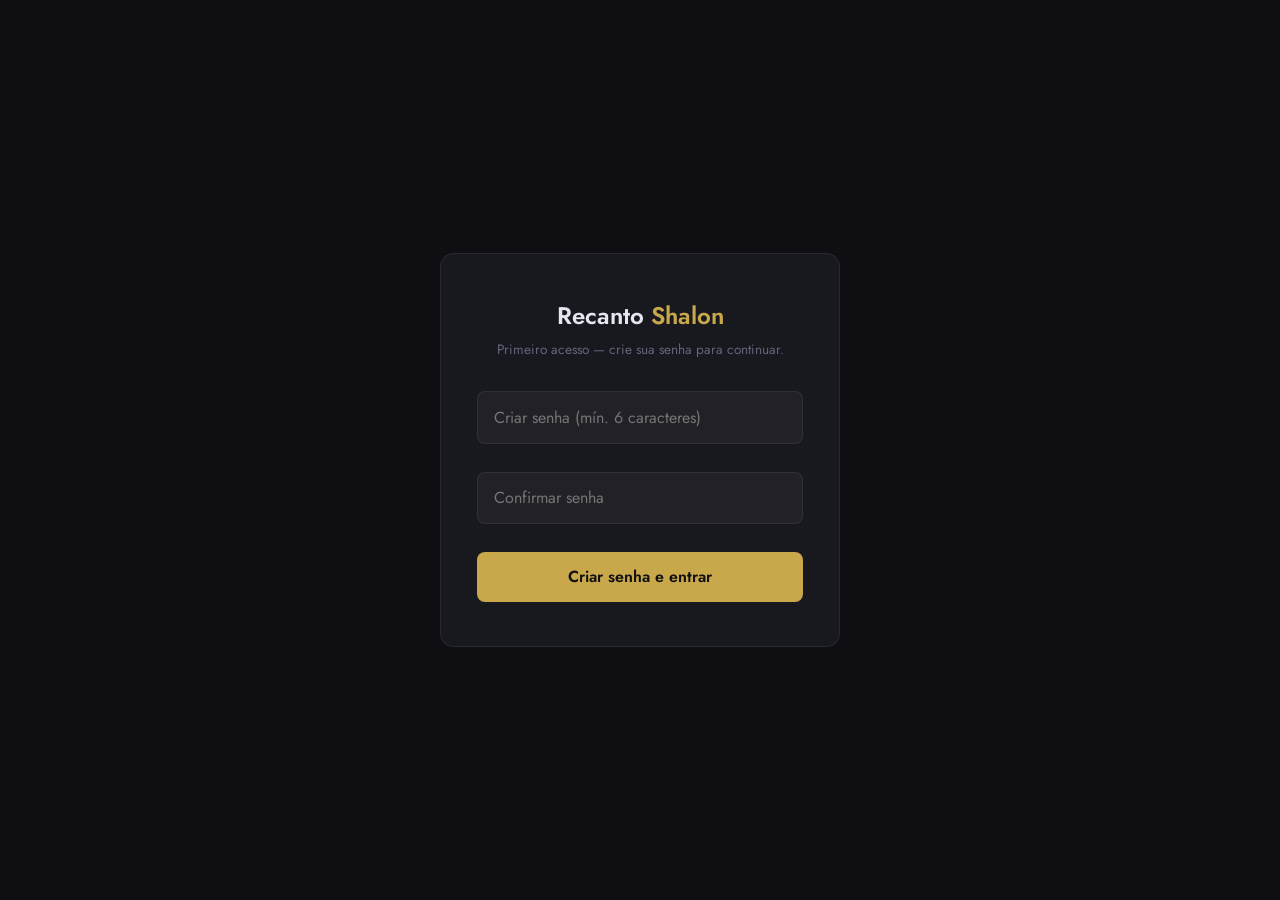
<file: admin.html>
<!DOCTYPE html>
<html lang="pt-BR">
<head>
  <meta charset="UTF-8" />
  <meta name="viewport" content="width=device-width, initial-scale=1.0" />
  <title>Painel Admin — Recanto Shalon</title>
  <meta name="robots" content="noindex, nofollow" />
  <link rel="canonical" href="https://recantoshaloneventos.com.br/admin.html" />
  <link href="https://fonts.googleapis.com/css2?family=Jost:wght@300;400;500;600&display=swap" rel="stylesheet" />
  <style>
    :root {
      --gold:       #C9A84C;
      --gold-l:     #E2C46A;
      --vinho:      #6B1A2A;
      --dark:       #0f0f13;
      --surface:    #18181f;
      --surface2:   #1e1e28;
      --border:     rgba(255,255,255,0.07);
      --text:       #e6e6f0;
      --muted:      #64647a;
      --danger:     #e05555;
      --success:    #4cb870;
      --radius:     8px;
      --ease:       cubic-bezier(.4,0,.2,1);
    }
    *, *::before, *::after { box-sizing: border-box; margin: 0; padding: 0; }
    body { font-family: 'Jost', sans-serif; background: var(--dark); color: var(--text); min-height: 100vh; font-size: 15px; line-height: 1.5; }

    /* ── LOGIN ────────────────────────────────────────────── */
    #login-screen {
      min-height: 100vh; display: flex; align-items: center;
      justify-content: center; padding: 2rem;
    }
    .login-card {
      background: var(--surface); border: 1px solid var(--border);
      border-radius: 14px; padding: 2.75rem 2.25rem;
      width: 100%; max-width: 400px; text-align: center;
    }
    .login-card h1 { font-size: 1.5rem; font-weight: 600; margin-bottom: .3rem; }
    .login-card h1 span { color: var(--gold); }
    .login-card p { font-size: .85rem; color: var(--muted); margin-bottom: 2rem; }
    .login-card input[type="password"] {
      width: 100%; padding: .85rem 1rem; background: rgba(255,255,255,.04);
      border: 1px solid var(--border); border-radius: var(--radius);
      font-family: inherit; font-size: 1rem; color: var(--text);
      outline: none; transition: border-color .2s; margin-bottom: 1rem;
    }
    .login-card input[type="password"]:focus { border-color: var(--gold); }
    .login-card button {
      width: 100%; padding: .85rem; background: var(--gold); color: #111;
      border: none; border-radius: var(--radius); font-family: inherit;
      font-size: 1rem; font-weight: 600; cursor: pointer;
      transition: opacity .2s, transform .15s;
    }
    .login-card button:hover  { opacity: .88; }
    .login-card button:active { transform: scale(.98); }
    #login-erro { color: var(--danger); font-size: .85rem; margin-top: .75rem; display: none; }

    /* ── PAINEL ───────────────────────────────────────────── */
    #admin-panel { display: none; flex-direction: column; min-height: 100vh; }

    .admin-header {
      background: var(--surface); border-bottom: 1px solid var(--border);
      padding: 1rem 1.5rem; display: flex; align-items: center;
      justify-content: space-between; gap: 1rem;
      position: sticky; top: 0; z-index: 50;
    }
    .admin-header-title { font-size: 1.1rem; font-weight: 600; letter-spacing: .03em; }
    .admin-header-title span { color: var(--gold); }
    .admin-header-actions { display: flex; gap: .6rem; }
    .admin-header-actions a,
    .admin-header-actions button {
      padding: .45rem 1rem; border-radius: var(--radius);
      font-family: inherit; font-size: .85rem; cursor: pointer;
      text-decoration: none; border: none; transition: background .2s, color .2s;
    }
    .btn-ver-site { background: rgba(201,168,76,.12); color: var(--gold); }
    .btn-ver-site:hover { background: rgba(201,168,76,.2); }
    .btn-sair { background: transparent; color: var(--muted); }
    .btn-sair:hover { color: var(--text); }

    /* Abas */
    .admin-tabs {
      background: var(--surface); border-bottom: 1px solid var(--border);
      display: flex; gap: 0; overflow-x: auto; scrollbar-width: none;
    }
    .admin-tabs::-webkit-scrollbar { display: none; }
    .tab-btn {
      padding: .9rem 1.3rem; border: none; background: transparent;
      font-family: inherit; font-size: .875rem; color: var(--muted);
      cursor: pointer; white-space: nowrap;
      border-bottom: 2px solid transparent; margin-bottom: -1px;
      transition: color .2s, border-color .2s;
    }
    .tab-btn:hover { color: var(--text); }
    .tab-btn.active { color: var(--gold); border-bottom-color: var(--gold); font-weight: 500; }

    .admin-body {
      flex: 1; padding: 2rem 1.5rem 7rem;
      max-width: 860px; margin-inline: auto; width: 100%;
    }
    .tab-content { display: none; }
    .tab-content.active { display: block; }

    /* ── FORMULÁRIO ────────────────────────────────────────── */
    .form-group { margin-bottom: 1.4rem; }
    .form-group label {
      display: block; font-size: .76rem; font-weight: 500; color: var(--muted);
      margin-bottom: .4rem; text-transform: uppercase; letter-spacing: .08em;
    }
    .form-group input[type="text"],
    .form-group input[type="url"],
    .form-group input[type="password"],
    .form-group textarea {
      width: 100%; padding: .75rem 1rem; background: rgba(255,255,255,.04);
      border: 1px solid var(--border); border-radius: var(--radius);
      font-family: inherit; font-size: .95rem; color: var(--text);
      outline: none; resize: none; transition: border-color .2s;
    }
    .form-group input:focus,
    .form-group textarea:focus { border-color: var(--gold); }
    .form-hint { font-size: .76rem; color: var(--muted); margin-top: .35rem; }
    .form-hint a { color: var(--gold); }

    .section-sep { border: none; border-top: 1px solid var(--border); margin: 2rem 0; }
    .section-title { font-size: 1rem; font-weight: 600; color: var(--text); margin-bottom: 1.25rem; }

    /* ── CARDS DE ITEM ─────────────────────────────────────── */
    .item-list { display: flex; flex-direction: column; gap: .9rem; }
    .item-card {
      background: var(--surface); border: 1px solid var(--border);
      border-radius: var(--radius); padding: 1.2rem 1.4rem; position: relative;
    }
    .item-card-header {
      display: flex; align-items: center; justify-content: space-between;
      gap: 1rem; margin-bottom: .9rem;
    }
    .item-card-label { font-weight: 500; font-size: .9rem; }
    .item-card-actions { display: flex; gap: .4rem; }
    .btn-icon {
      background: none; border: none; cursor: pointer; padding: .3rem .5rem;
      border-radius: .4rem; font-size: 1rem; color: var(--muted);
      transition: background .15s, color .15s;
    }
    .btn-icon:hover { background: rgba(255,255,255,.06); color: var(--text); }
    .btn-icon.delete:hover { background: rgba(224,85,85,.12); color: var(--danger); }

    /* ── UPLOAD ────────────────────────────────────────────── */
    .upload-row { display: flex; align-items: center; gap: .7rem; margin-top: .5rem; flex-wrap: wrap; }
    .btn-upload {
      display: inline-flex; align-items: center; gap: .4rem;
      padding: .4rem .85rem; background: rgba(201,168,76,.1);
      border: 1px solid var(--gold); border-radius: var(--radius);
      font-family: inherit; font-size: .82rem; color: var(--gold);
      cursor: pointer; transition: background .2s; white-space: nowrap;
    }
    .btn-upload:hover { background: rgba(201,168,76,.18); }
    .btn-upload:disabled { opacity: .45; cursor: not-allowed; }
    .upload-status { font-size: .78rem; color: var(--muted); }
    .upload-status.ok  { color: var(--success); }
    .upload-status.err { color: var(--danger); }
    .foto-preview {
      width: 90px; height: 65px; object-fit: cover;
      border-radius: .4rem; border: 1px solid var(--border); display: none;
    }
    .foto-preview.visivel { display: block; }

    /* ── BTN ADICIONAR ─────────────────────────────────────── */
    .btn-add {
      display: inline-flex; align-items: center; gap: .5rem;
      padding: .6rem 1.1rem; background: rgba(255,255,255,.03);
      border: 1.5px dashed var(--border); border-radius: var(--radius);
      font-family: inherit; font-size: .875rem; color: var(--muted);
      cursor: pointer; transition: background .2s, border-color .2s, color .2s; margin-top: .5rem;
    }
    .btn-add:hover { background: rgba(201,168,76,.06); border-color: var(--gold); color: var(--gold); }

    /* ── RODAPÉ FIXO ───────────────────────────────────────── */
    .admin-footer {
      position: fixed; bottom: 0; left: 0; right: 0;
      background: var(--surface); border-top: 1px solid var(--border);
      padding: .9rem 1.5rem; display: flex; align-items: center;
      justify-content: flex-end; gap: .75rem; z-index: 40;
    }
    .btn-discard {
      padding: .65rem 1.3rem; border-radius: var(--radius);
      border: 1px solid var(--border); background: transparent;
      font-family: inherit; font-size: .875rem; color: var(--muted);
      cursor: pointer; transition: border-color .2s, color .2s;
    }
    .btn-discard:hover { border-color: var(--muted); color: var(--text); }
    .btn-save {
      padding: .65rem 1.5rem; border-radius: var(--radius); border: none;
      background: var(--gold); color: #111; font-family: inherit;
      font-size: .875rem; font-weight: 600; cursor: pointer;
      transition: opacity .2s, transform .15s;
      display: flex; align-items: center; gap: .5rem;
    }
    .btn-save:hover  { opacity: .88; }
    .btn-save:active { transform: scale(.97); }
    .btn-save:disabled { opacity: .5; cursor: not-allowed; transform: none; }

    /* ── TOAST ─────────────────────────────────────────────── */
    #toast {
      position: fixed; bottom: 5.5rem; left: 50%;
      transform: translateX(-50%) translateY(20px);
      background: var(--surface2); color: var(--text);
      padding: .7rem 1.5rem; border-radius: 2rem;
      font-size: .875rem; white-space: nowrap;
      opacity: 0; transition: opacity .3s var(--ease), transform .3s var(--ease);
      z-index: 100; pointer-events: none; border: 1px solid var(--border);
    }
    #toast.show { opacity: 1; transform: translateX(-50%) translateY(0); }
    #toast.sucesso { background: var(--success); color: #fff; border-color: transparent; }
    #toast.erro    { background: var(--danger);  color: #fff; border-color: transparent; }

    /* ── SPINNER ───────────────────────────────────────────── */
    .spinner {
      width: 15px; height: 15px; border: 2px solid rgba(0,0,0,.3);
      border-top-color: #111; border-radius: 50%;
      animation: spin .7s linear infinite; display: inline-block;
    }
    @keyframes spin { to { transform: rotate(360deg); } }
  </style>
</head>
<body>

<!-- ========== LOGIN ========== -->
<div id="login-screen">

  <!-- Login normal -->
  <div class="login-card" id="card-login">
    <h1>Recanto <span>Shalon</span></h1>
    <p>Painel de administração do site</p>
    <input type="password" id="senha-input" placeholder="Senha" autocomplete="current-password" />
    <button id="btn-entrar">Entrar</button>
    <p id="login-erro">Senha incorreta. Tente novamente.</p>
  </div>

  <!-- Primeiro acesso -->
  <div class="login-card" id="card-primeiro-acesso" style="display:none;">
    <h1>Recanto <span>Shalon</span></h1>
    <p>Primeiro acesso — crie sua senha para continuar.</p>
    <input type="password" id="primeira-senha" placeholder="Criar senha (mín. 6 caracteres)" autocomplete="new-password" />
    <input type="password" id="primeira-senha-confirm" placeholder="Confirmar senha" autocomplete="new-password" style="margin-top:.75rem;" />
    <button id="btn-criar-senha" style="margin-top:.75rem;">Criar senha e entrar</button>
    <p id="primeiro-acesso-erro" style="color:var(--danger);font-size:.85rem;margin-top:.75rem;display:none;"></p>
  </div>

</div>

<!-- ========== PAINEL ========== -->
<div id="admin-panel">

  <header class="admin-header">
    <div class="admin-header-title">Recanto <span>Shalon</span> Admin</div>
    <div class="admin-header-actions">
      <a href="index.html" target="_blank" class="btn-ver-site">👁 Ver site</a>
      <button class="btn-sair" id="btn-sair">Sair</button>
    </div>
  </header>

  <nav class="admin-tabs" id="admin-tabs">
    <button class="tab-btn active" data-tab="hero">Hero</button>
    <button class="tab-btn" data-tab="sobre">Sobre</button>
    <button class="tab-btn" data-tab="espaco1">🌿 Espaço 1</button>
    <button class="tab-btn" data-tab="espaco2">✨ Espaço 2</button>
    <button class="tab-btn" data-tab="config">⚙ Config</button>
  </nav>

  <main class="admin-body">

    <!-- ABA: HERO -->
    <div id="tab-hero" class="tab-content active">
      <p class="section-title">Seção Hero (topo da página)</p>
      <div class="form-group">
        <label>Selo Google</label>
        <input type="text" id="hero-badge" placeholder="4,5 · 386 avaliações no Google" />
      </div>
      <div class="form-group">
        <label>Linha acima do título</label>
        <input type="text" id="hero-eyebrow" placeholder="Dois espaços · Uma experiência única" />
      </div>
      <div class="form-group">
        <label>Subtítulo — linha 1</label>
        <input type="text" id="hero-subtitle-l1" placeholder="Transformamos momentos em memórias eternas." />
      </div>
      <div class="form-group">
        <label>Subtítulo — linha 2</label>
        <input type="text" id="hero-subtitle-l2" placeholder="Aparecida de Goiânia · GO" />
      </div>
    </div>

    <!-- ABA: SOBRE -->
    <div id="tab-sobre" class="tab-content">
      <p class="section-title">Seção Sobre</p>
      <div class="form-group">
        <label>Primeiro parágrafo</label>
        <textarea id="sobre-desc1" rows="5"></textarea>
      </div>
      <div class="form-group">
        <label>Segundo parágrafo</label>
        <textarea id="sobre-desc2" rows="4"></textarea>
      </div>
    </div>

    <!-- ABA: ESPAÇO 1 -->
    <div id="tab-espaco1" class="tab-content">
      <p class="section-title">Espaço 1 — Rústico & Natural</p>
      <div class="form-group">
        <label>Tags / palavras-chave</label>
        <input type="text" id="e1-tag" />
      </div>
      <div class="form-group">
        <label>Capacidade</label>
        <input type="text" id="e1-capacity" placeholder="Comporta até 200 convidados sentados" />
      </div>
      <div class="form-group">
        <label>Descrição</label>
        <textarea id="e1-desc" rows="5"></textarea>
      </div>

      <hr class="section-sep" />
      <p class="section-title">Fotos do carrossel</p>
      <p class="form-hint" style="margin-bottom:1rem;">
        Clique em <strong>📷 Upload</strong> para enviar a foto direto ao repositório
        (GitHub configurado na aba ⚙ Config). Ou preencha o caminho manualmente se a foto
        já estiver na pasta <code>fotos-recanto1/</code>.
      </p>
      <div class="item-list" id="carousel1-lista"></div>
      <button class="btn-add" id="add-slide1">+ Adicionar foto</button>
    </div>

    <!-- ABA: ESPAÇO 2 -->
    <div id="tab-espaco2" class="tab-content">
      <p class="section-title">Espaço 2 — Sofisticado & Elegante</p>
      <div class="form-group">
        <label>Tags / palavras-chave</label>
        <input type="text" id="e2-tag" />
      </div>
      <div class="form-group">
        <label>Capacidade</label>
        <input type="text" id="e2-capacity" placeholder="Comporta até 230 convidados sentados" />
      </div>
      <div class="form-group">
        <label>Descrição</label>
        <textarea id="e2-desc" rows="5"></textarea>
      </div>

      <hr class="section-sep" />
      <p class="section-title">Fotos do carrossel</p>
      <p class="form-hint" style="margin-bottom:1rem;">
        Clique em <strong>📷 Upload</strong> para enviar a foto direto ao repositório
        (GitHub configurado na aba ⚙ Config). Ou preencha o caminho manualmente se a foto
        já estiver na pasta <code>fotos-recanto2/</code>.
      </p>
      <div class="item-list" id="carousel2-lista"></div>
      <button class="btn-add" id="add-slide2">+ Adicionar foto</button>
    </div>

    <!-- ABA: CONFIG -->
    <div id="tab-config" class="tab-content">
      <p class="section-title">Configuração do GitHub</p>
      <p class="form-hint" style="margin-bottom:1.5rem;">
        Necessário para salvar o <code>content.json</code> e fazer upload de fotos
        direto no repositório. Os dados ficam <strong>só neste navegador</strong>.
      </p>
      <div class="form-group">
        <label>Usuário / Organização</label>
        <input type="text" id="cfg-usuario" placeholder="pedilha" />
      </div>
      <div class="form-group">
        <label>Nome do repositório</label>
        <input type="text" id="cfg-repo" placeholder="recanto-shalon" />
      </div>
      <div class="form-group">
        <label>Branch</label>
        <input type="text" id="cfg-branch" placeholder="master" />
      </div>
      <div class="form-group">
        <label>Token de acesso pessoal (GitHub PAT)</label>
        <input type="text" id="cfg-token" placeholder="ghp_..." autocomplete="off" />
        <p class="form-hint">
          Gere em <a href="https://github.com/settings/tokens" target="_blank">github.com/settings/tokens</a>
          com permissão <code>repo</code>. Nunca compartilhe este token.
        </p>
      </div>
      <div class="form-group">
        <label>Caminho do content.json no repositório</label>
        <input type="text" id="cfg-path" placeholder="content.json" />
      </div>
      <button class="btn-save" id="btn-salvar-config" style="margin-top:.25rem;">Salvar configuração</button>

      <hr class="section-sep" />
      <p class="section-title">Alterar senha</p>
      <div class="form-group">
        <label>Nova senha</label>
        <input type="password" id="nova-senha" placeholder="••••••••" autocomplete="new-password" />
      </div>
      <div class="form-group">
        <label>Confirmar nova senha</label>
        <input type="password" id="nova-senha-confirm" placeholder="••••••••" autocomplete="new-password" />
      </div>
      <button class="btn-save" id="btn-alterar-senha" style="margin-top:.25rem;">Alterar senha</button>
    </div>

  </main>

  <div class="admin-footer">
    <button class="btn-discard" id="btn-descartar">↩ Descartar</button>
    <button class="btn-save" id="btn-salvar">
      <span id="btn-salvar-texto">💾 Salvar alterações</span>
    </button>
  </div>

</div>

<div id="toast"></div>

<script>
'use strict';

/* ── UTILITÁRIOS ─────────────────────────────────────────────────────────────── */
function deepClone(obj) { return JSON.parse(JSON.stringify(obj)); }
function esc(str) {
  return String(str)
    .replace(/&/g,'&amp;').replace(/"/g,'&quot;')
    .replace(/</g,'&lt;').replace(/>/g,'&gt;');
}
function mostrarToast(msg, tipo = 'sucesso') {
  const el = document.getElementById('toast');
  el.textContent = msg;
  el.className = 'show ' + tipo;
  clearTimeout(el._t);
  el._t = setTimeout(() => { el.className = ''; }, 4000);
}
async function sha256(str) {
  const buf = await crypto.subtle.digest('SHA-256', new TextEncoder().encode(str));
  return Array.from(new Uint8Array(buf)).map(b => b.toString(16).padStart(2,'0')).join('');
}

/* ── ESTADO ──────────────────────────────────────────────────────────────────── */
let dadosOriginais = null;
let dadosEditados  = null;

/* ── LOGIN ───────────────────────────────────────────────────────────────────── */
function getSenhaHash() { return localStorage.getItem('shalon_senha_hash'); }

async function verificarSenha(input) {
  return (await sha256(input)) === getSenhaHash();
}

function entrarNoPainel() {
  document.getElementById('login-screen').style.display = 'none';
  document.getElementById('admin-panel').style.display  = 'flex';
  carregarConteudo();
}

document.getElementById('btn-entrar').addEventListener('click', tentarLogin);
document.getElementById('senha-input').addEventListener('keydown', e => { if (e.key === 'Enter') tentarLogin(); });

async function tentarLogin() {
  const senha = document.getElementById('senha-input').value;
  if (!senha) return;
  if (await verificarSenha(senha)) {
    entrarNoPainel();
  } else {
    const el = document.getElementById('login-erro');
    el.style.display = 'block';
    setTimeout(() => { el.style.display = 'none'; }, 3000);
  }
}

document.getElementById('btn-criar-senha').addEventListener('click', criarPrimeiraSenha);
document.getElementById('primeira-senha-confirm').addEventListener('keydown', e => { if (e.key === 'Enter') criarPrimeiraSenha(); });

async function criarPrimeiraSenha() {
  const nova    = document.getElementById('primeira-senha').value;
  const confirm = document.getElementById('primeira-senha-confirm').value;
  const erro    = document.getElementById('primeiro-acesso-erro');
  if (!nova || nova.length < 6) {
    erro.textContent = 'A senha deve ter pelo menos 6 caracteres.';
    erro.style.display = 'block'; return;
  }
  if (nova !== confirm) {
    erro.textContent = 'As senhas não coincidem.';
    erro.style.display = 'block'; return;
  }
  localStorage.setItem('shalon_senha_hash', await sha256(nova));
  entrarNoPainel();
}

document.getElementById('btn-sair').addEventListener('click', () => {
  if (confirm('Sair do painel? Alterações não salvas serão perdidas.')) {
    document.getElementById('admin-panel').style.display  = 'none';
    document.getElementById('login-screen').style.display = 'flex';
    document.getElementById('senha-input').value = '';
    dadosOriginais = dadosEditados = null;
    const temSenha = !!getSenhaHash();
    document.getElementById('card-login').style.display           = temSenha ? 'block' : 'none';
    document.getElementById('card-primeiro-acesso').style.display = temSenha ? 'none'  : 'block';
  }
});

/* ── ABAS ────────────────────────────────────────────────────────────────────── */
document.querySelectorAll('.tab-btn').forEach(btn => {
  btn.addEventListener('click', () => {
    document.querySelectorAll('.tab-btn').forEach(b => b.classList.remove('active'));
    document.querySelectorAll('.tab-content').forEach(c => c.classList.remove('active'));
    btn.classList.add('active');
    document.getElementById('tab-' + btn.dataset.tab).classList.add('active');
  });
});

/* ── CONFIG GITHUB ───────────────────────────────────────────────────────────── */
function getConfig() { return JSON.parse(localStorage.getItem('shalon_config') || '{}'); }

/* ── UPLOAD PARA GITHUB ──────────────────────────────────────────────────────── */
async function uploadFoto(file, pastaDestino, onSuccess, onError) {
  const cfg      = getConfig();
  const safeName = file.name.replace(/\s+/g, '_').replace(/[^a-zA-Z0-9._-]/g, '');
  const path     = pastaDestino + '/' + safeName;

  const base64 = await new Promise((resolve, reject) => {
    const reader = new FileReader();
    reader.onload  = () => resolve(reader.result.split(',')[1]);
    reader.onerror = reject;
    reader.readAsDataURL(file);
  });

  if (!cfg.token || !cfg.usuario || !cfg.repo) {
    onSuccess(path, true); return;
  }

  const branch  = cfg.branch || 'master';
  const apiUrl  = `https://api.github.com/repos/${cfg.usuario}/${cfg.repo}/contents/${path}`;
  const headers = { Authorization: 'token ' + cfg.token, 'Content-Type': 'application/json' };

  let sha = '';
  try {
    const r = await fetch(apiUrl + '?ref=' + branch, { headers });
    if (r.ok) sha = (await r.json()).sha || '';
  } catch(_) {}

  try {
    const r = await fetch(apiUrl, {
      method: 'PUT', headers,
      body: JSON.stringify({
        message: 'admin: upload ' + safeName,
        content: base64, branch,
        ...(sha ? { sha } : {}),
      }),
    });
    if (!r.ok) {
      const err = await r.json().catch(() => ({}));
      throw new Error(err.message || 'Erro HTTP ' + r.status);
    }
    onSuccess(path, false);
  } catch(err) { onError(err.message); }
}

function criarBlocoUpload(pastaDestino, onPathResolved, previewEl) {
  const wrap      = document.createElement('div');
  wrap.className  = 'upload-row';
  const fileInput = document.createElement('input');
  fileInput.type  = 'file'; fileInput.accept = 'image/*'; fileInput.style.display = 'none';
  const btn       = document.createElement('button');
  btn.type = 'button'; btn.className = 'btn-upload'; btn.innerHTML = '📷 Upload';
  const status    = document.createElement('span');
  status.className = 'upload-status';

  btn.addEventListener('click', () => fileInput.click());
  fileInput.addEventListener('change', async () => {
    const file = fileInput.files[0];
    if (!file) return;
    btn.disabled = true; status.className = 'upload-status'; status.textContent = 'Enviando…';
    await uploadFoto(file, pastaDestino,
      (path, isLocal) => {
        onPathResolved(path);
        if (previewEl) { previewEl.src = '../' + path; previewEl.classList.add('visivel'); }
        status.className  = isLocal ? 'upload-status' : 'upload-status ok';
        status.textContent = isLocal
          ? '⚠ GitHub não configurado — caminho sugerido: ' + path
          : '✅ ' + path;
        btn.disabled = false;
      },
      (msg) => {
        status.className = 'upload-status err'; status.textContent = '❌ ' + msg;
        btn.disabled = false;
      }
    );
  });

  wrap.appendChild(fileInput); wrap.appendChild(btn); wrap.appendChild(status);
  return wrap;
}

/* ── SLIDE CARD ──────────────────────────────────────────────────────────────── */
function criarSlideCard(label, item, index, lista, pasta, onRerender) {
  const total = lista.length;
  const card  = document.createElement('div');
  card.className = 'item-card';

  const header = document.createElement('div');
  header.className = 'item-card-header';
  header.innerHTML = `
    <span class="item-card-label">${label}</span>
    <div class="item-card-actions">
      ${index > 0         ? '<button class="btn-icon up"   title="Subir">↑</button>'  : ''}
      ${index < total - 1 ? '<button class="btn-icon down" title="Descer">↓</button>' : ''}
      <button class="btn-icon delete" title="Remover">🗑</button>
    </div>`;
  card.appendChild(header);

  const preview = document.createElement('img');
  preview.className = 'foto-preview';
  if (item.foto) { preview.src = '../' + item.foto; preview.classList.add('visivel'); }
  card.appendChild(preview);

  const grupoFoto = document.createElement('div');
  grupoFoto.className = 'form-group'; grupoFoto.style.marginBottom = '.8rem';
  grupoFoto.innerHTML = '<label>Caminho da foto</label>';
  const inputFoto = document.createElement('input');
  inputFoto.type = 'text'; inputFoto.value = item.foto || ''; inputFoto.placeholder = pasta + '/nome.jpg';
  inputFoto.addEventListener('input', e => {
    lista[index].foto = e.target.value;
    preview.src = '../' + e.target.value;
    preview.classList.toggle('visivel', !!e.target.value);
  });
  grupoFoto.appendChild(inputFoto);
  grupoFoto.appendChild(criarBlocoUpload(pasta, path => {
    lista[index].foto = path; inputFoto.value = path;
  }, preview));
  card.appendChild(grupoFoto);

  const grupoLeg = document.createElement('div');
  grupoLeg.className = 'form-group'; grupoLeg.style.marginBottom = '0';
  grupoLeg.innerHTML = '<label>Legenda</label>';
  const textareaLeg = document.createElement('textarea');
  textareaLeg.rows = 2; textareaLeg.textContent = item.legenda || '';
  textareaLeg.addEventListener('input', e => { lista[index].legenda = e.target.value; });
  grupoLeg.appendChild(textareaLeg);
  card.appendChild(grupoLeg);

  header.querySelector('.delete')?.addEventListener('click', () => { lista.splice(index, 1); onRerender(); });
  header.querySelector('.up')?.addEventListener('click',     () => { [lista[index-1], lista[index]] = [lista[index], lista[index-1]]; onRerender(); });
  header.querySelector('.down')?.addEventListener('click',   () => { [lista[index], lista[index+1]] = [lista[index+1], lista[index]]; onRerender(); });

  return card;
}

/* ── RENDER CARROSSEIS ───────────────────────────────────────────────────────── */
function renderCarousel1() {
  const c = document.getElementById('carousel1-lista');
  c.innerHTML = '';
  (dadosEditados.carousel1 || []).forEach((s, i) =>
    c.appendChild(criarSlideCard('Foto ' + (i+1), s, i, dadosEditados.carousel1, 'fotos-recanto1', renderCarousel1))
  );
}
function renderCarousel2() {
  const c = document.getElementById('carousel2-lista');
  c.innerHTML = '';
  (dadosEditados.carousel2 || []).forEach((s, i) =>
    c.appendChild(criarSlideCard('Foto ' + (i+1), s, i, dadosEditados.carousel2, 'fotos-recanto2', renderCarousel2))
  );
}

document.getElementById('add-slide1').addEventListener('click', () => {
  dadosEditados.carousel1.push({ foto:'', legenda:'' }); renderCarousel1();
});
document.getElementById('add-slide2').addEventListener('click', () => {
  dadosEditados.carousel2.push({ foto:'', legenda:'' }); renderCarousel2();
});

/* ── CARREGAR content.json ───────────────────────────────────────────────────── */
async function carregarConteudo() {
  try {
    const r = await fetch('../content.json?v=' + Date.now());
    if (!r.ok) throw new Error('HTTP ' + r.status);
    dadosOriginais = await r.json();
  } catch(err) {
    mostrarToast('Erro ao carregar content.json: ' + err.message, 'erro');
    dadosOriginais = { hero:{}, sobre:{}, espaco1:{}, espaco2:{}, carousel1:[], carousel2:[] };
  }
  dadosEditados = deepClone(dadosOriginais);
  preencherFormularios();
  carregarConfig();
}

function setVal(id, v) { const el = document.getElementById(id); if (el) el.value = v || ''; }

function preencherFormularios() {
  const d = dadosEditados;
  setVal('hero-badge',    d.hero?.badge);
  setVal('hero-eyebrow',  d.hero?.eyebrow);
  setVal('hero-subtitle-l1', d.hero?.subtitle_l1);
  setVal('hero-subtitle-l2', d.hero?.subtitle_l2);
  setVal('sobre-desc1',   d.sobre?.desc1);
  setVal('sobre-desc2',   d.sobre?.desc2);
  setVal('e1-tag',        d.espaco1?.tag);
  setVal('e1-desc',       d.espaco1?.desc);
  setVal('e1-capacity',   d.espaco1?.capacity);
  setVal('e2-tag',        d.espaco2?.tag);
  setVal('e2-desc',       d.espaco2?.desc);
  setVal('e2-capacity',   d.espaco2?.capacity);
  renderCarousel1();
  renderCarousel2();
}

/* ── COLETA CAMPOS ───────────────────────────────────────────────────────────── */
function coletarFormularios() {
  dadosEditados.hero = {
    badge:    document.getElementById('hero-badge').value,
    eyebrow:  document.getElementById('hero-eyebrow').value,
    subtitle_l1: document.getElementById('hero-subtitle-l1').value,
    subtitle_l2: document.getElementById('hero-subtitle-l2').value,
  };
  dadosEditados.sobre = {
    desc1: document.getElementById('sobre-desc1').value,
    desc2: document.getElementById('sobre-desc2').value,
  };
  dadosEditados.espaco1 = {
    tag:      document.getElementById('e1-tag').value,
    desc:     document.getElementById('e1-desc').value,
    capacity: document.getElementById('e1-capacity').value,
  };
  dadosEditados.espaco2 = {
    tag:      document.getElementById('e2-tag').value,
    desc:     document.getElementById('e2-desc').value,
    capacity: document.getElementById('e2-capacity').value,
  };
}

/* ── SALVAR NO GITHUB ────────────────────────────────────────────────────────── */
async function salvarNoGitHub(jsonStr) {
  const cfg = getConfig();
  if (!cfg.token || !cfg.usuario || !cfg.repo)
    throw new Error('Configure o GitHub na aba ⚙ Config antes de salvar.');
  const branch  = cfg.branch || 'master';
  const path    = cfg.path   || 'content.json';
  const apiBase = `https://api.github.com/repos/${cfg.usuario}/${cfg.repo}/contents/${path}`;
  const headers = { Authorization: 'token ' + cfg.token, Accept: 'application/vnd.github.v3+json', 'Content-Type': 'application/json' };

  let sha = '';
  try { const r = await fetch(apiBase + '?ref=' + branch, { headers }); if (r.ok) sha = (await r.json()).sha || ''; } catch(_) {}

  const r2 = await fetch(apiBase, {
    method: 'PUT', headers,
    body: JSON.stringify({
      message: 'admin: atualizar content.json',
      content: btoa(unescape(encodeURIComponent(jsonStr))),
      branch, ...(sha ? { sha } : {}),
    }),
  });
  if (!r2.ok) { const err = await r2.json().catch(() => ({})); throw new Error(err.message || 'Erro ' + r2.status); }
}

/* ── BOTÃO SALVAR ────────────────────────────────────────────────────────────── */
document.getElementById('btn-salvar').addEventListener('click', async () => {
  coletarFormularios();
  const btn = document.getElementById('btn-salvar');
  const txt = document.getElementById('btn-salvar-texto');
  btn.disabled = true; txt.innerHTML = '<span class="spinner"></span> Salvando…';

  try {
    const jsonStr = JSON.stringify(dadosEditados, null, 2);
    const cfg     = getConfig();

    if (cfg.token && cfg.usuario && cfg.repo) {
      await salvarNoGitHub(jsonStr);
      mostrarToast('✅ Salvo no GitHub com sucesso!', 'sucesso');
    } else {
      const blob = new Blob([jsonStr], { type: 'application/json' });
      const a = document.createElement('a');
      a.href = URL.createObjectURL(blob); a.download = 'content.json'; a.click();
      mostrarToast('⬇ GitHub não configurado — arquivo baixado localmente.', 'sucesso');
    }
    dadosOriginais = deepClone(dadosEditados);
  } catch(err) {
    mostrarToast('❌ ' + err.message, 'erro');
  } finally {
    btn.disabled = false; txt.textContent = '💾 Salvar alterações';
  }
});

/* ── BOTÃO DESCARTAR ─────────────────────────────────────────────────────────── */
document.getElementById('btn-descartar').addEventListener('click', () => {
  if (!dadosOriginais) return;
  if (confirm('Descartar todas as alterações não salvas?')) {
    dadosEditados = deepClone(dadosOriginais);
    preencherFormularios();
    mostrarToast('Alterações descartadas.');
  }
});

/* ── CONFIG ──────────────────────────────────────────────────────────────────── */
function carregarConfig() {
  const cfg = getConfig();
  setVal('cfg-usuario', cfg.usuario || '');
  setVal('cfg-repo',    cfg.repo    || '');
  setVal('cfg-branch',  cfg.branch  || 'master');
  setVal('cfg-token',   cfg.token   || '');
  setVal('cfg-path',    cfg.path    || 'content.json');
}

document.getElementById('btn-salvar-config').addEventListener('click', () => {
  localStorage.setItem('shalon_config', JSON.stringify({
    usuario: document.getElementById('cfg-usuario').value.trim(),
    repo:    document.getElementById('cfg-repo').value.trim(),
    branch:  document.getElementById('cfg-branch').value.trim() || 'master',
    token:   document.getElementById('cfg-token').value.trim(),
    path:    document.getElementById('cfg-path').value.trim() || 'content.json',
  }));
  mostrarToast('Configuração salva!');
});

/* ── ALTERAR SENHA ───────────────────────────────────────────────────────────── */
document.getElementById('btn-alterar-senha').addEventListener('click', async () => {
  const nova    = document.getElementById('nova-senha').value;
  const confirm = document.getElementById('nova-senha-confirm').value;
  if (!nova)            { mostrarToast('Digite a nova senha.', 'erro'); return; }
  if (nova.length < 6)  { mostrarToast('Mínimo 6 caracteres.', 'erro'); return; }
  if (nova !== confirm) { mostrarToast('As senhas não coincidem.', 'erro'); return; }
  localStorage.setItem('shalon_senha_hash', await sha256(nova));
  document.getElementById('nova-senha').value = '';
  document.getElementById('nova-senha-confirm').value = '';
  mostrarToast('Senha alterada com sucesso!');
});

/* ── INICIALIZAÇÃO ───────────────────────────────────────────────────────────── */
(() => {
  if (getSenhaHash()) {
    document.getElementById('card-login').style.display          = 'block';
    document.getElementById('card-primeiro-acesso').style.display = 'none';
  } else {
    document.getElementById('card-login').style.display          = 'none';
    document.getElementById('card-primeiro-acesso').style.display = 'block';
  }
})();
</script>
</body>
</html>
</file>
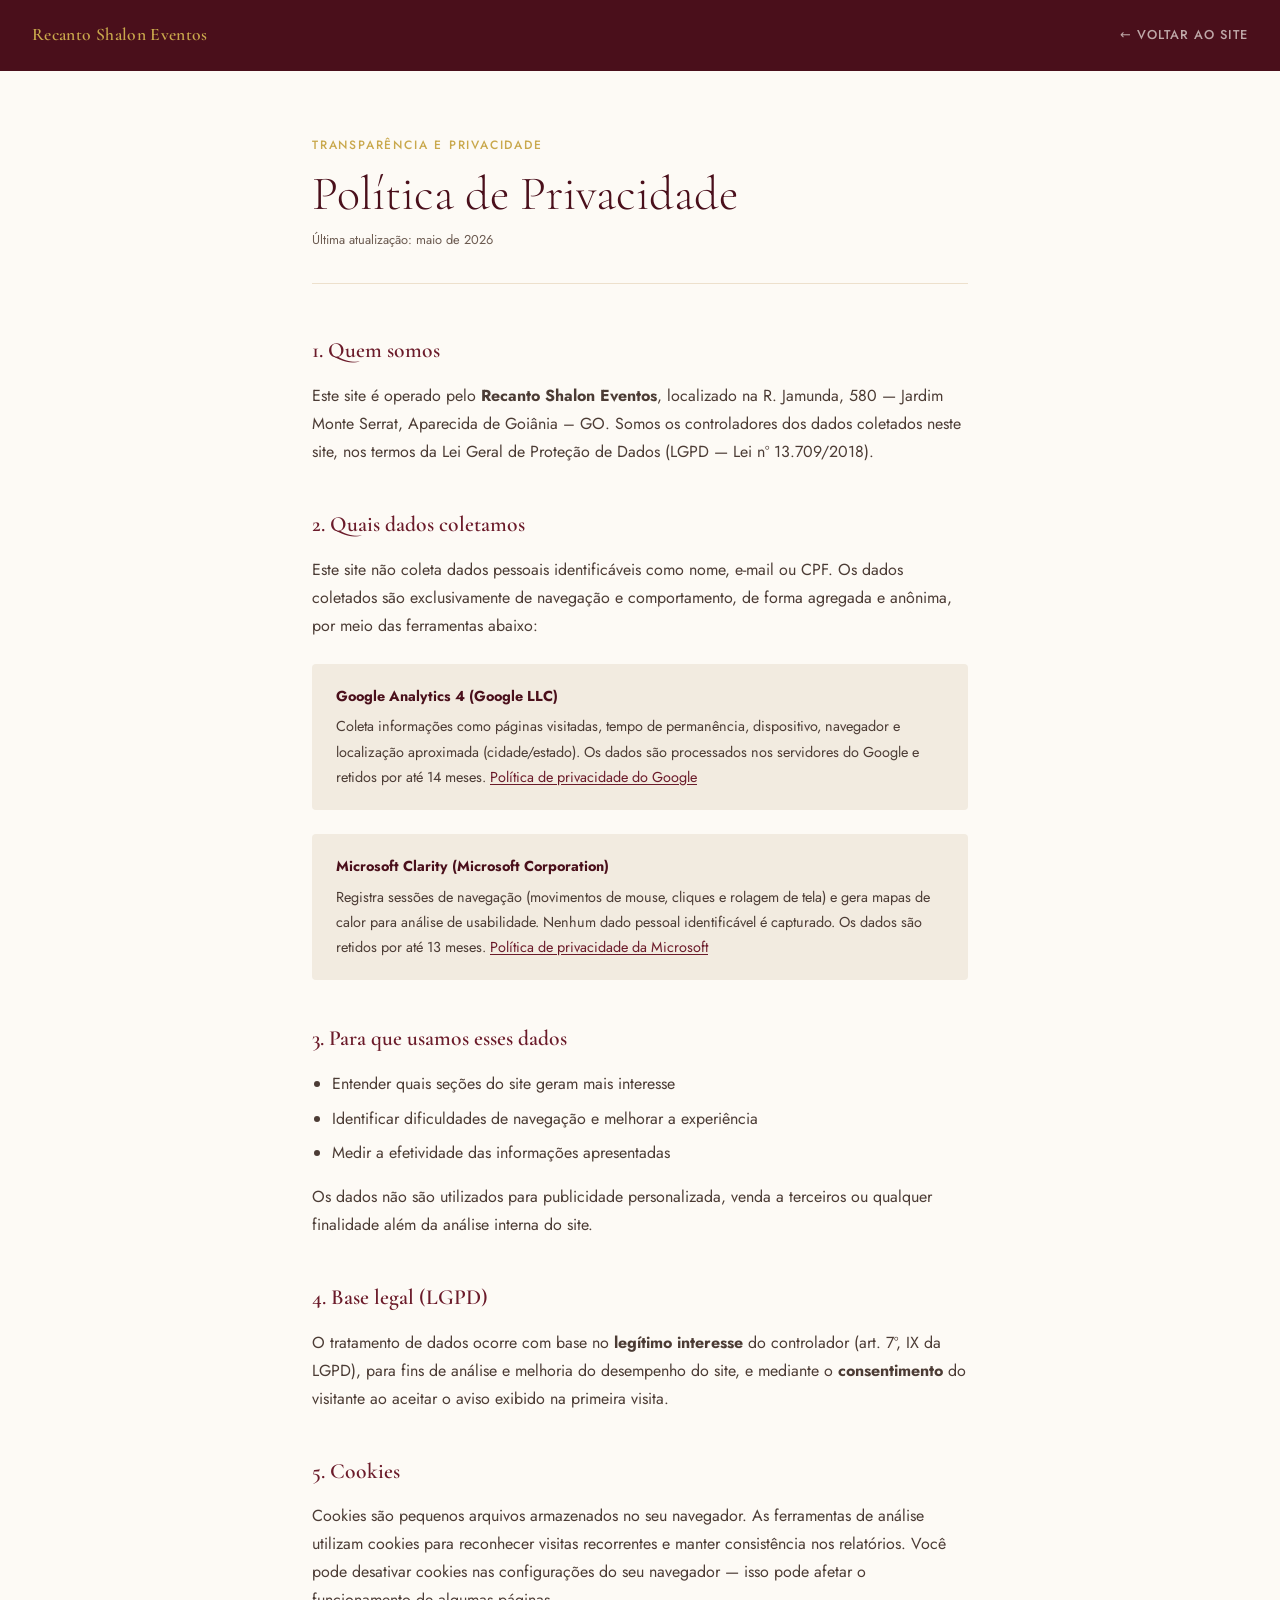
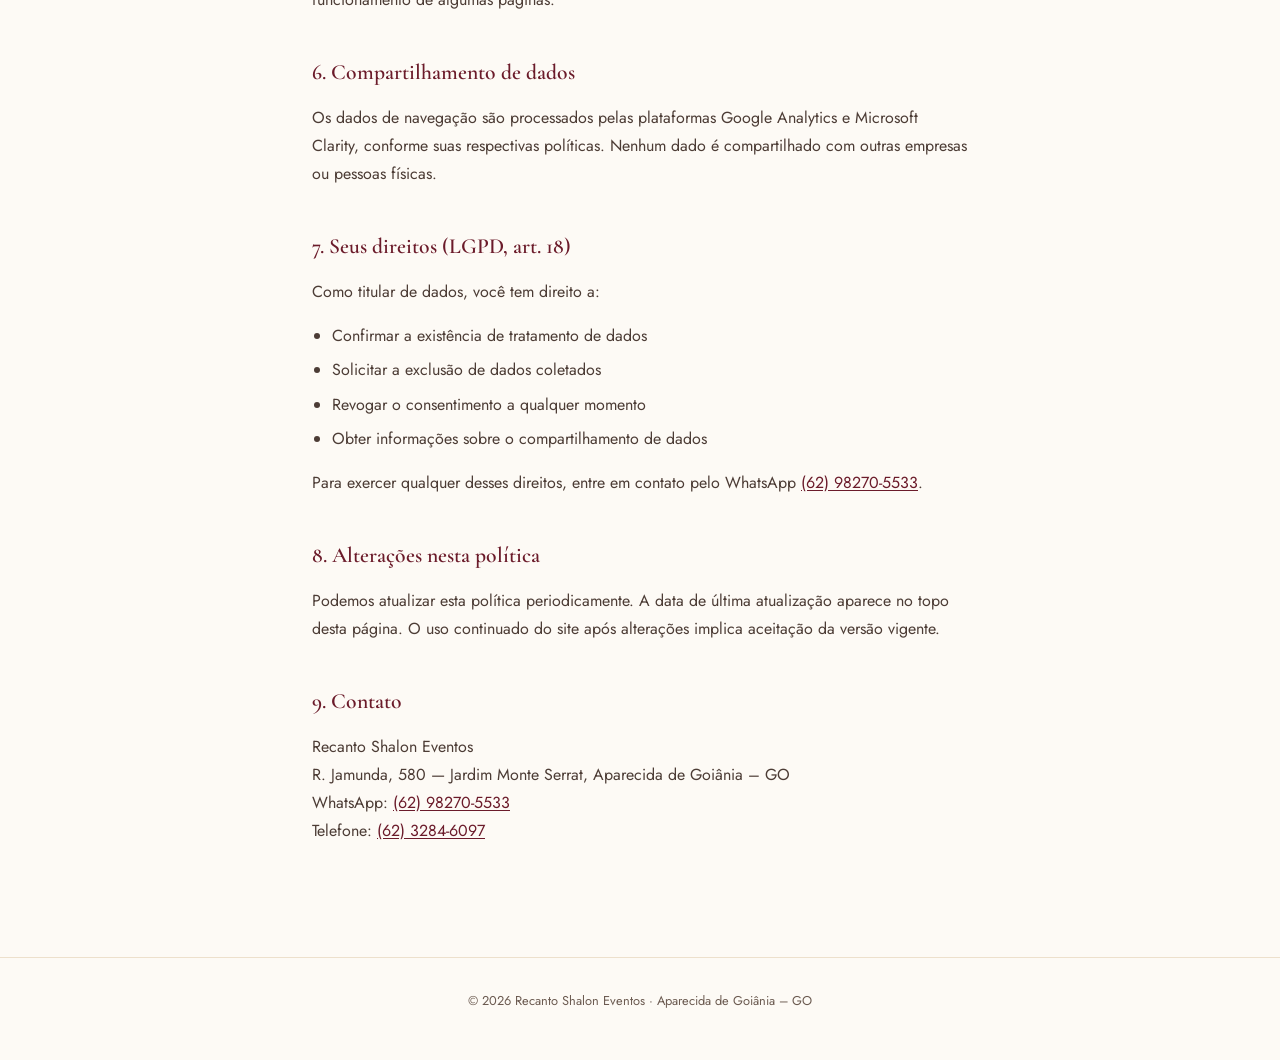
<file: privacidade.html>
<!DOCTYPE html>
<html lang="pt-BR">
<head>
  <meta charset="UTF-8" />
  <meta name="viewport" content="width=device-width, initial-scale=1.0" />
  <meta name="description" content="Política de Privacidade do Recanto Shalon Eventos — como coletamos e usamos dados de navegação." />
  <meta name="robots" content="noindex" />
  <title>Política de Privacidade | Recanto Shalon Eventos</title>
  <link rel="canonical" href="https://recantoshaloneventos.com.br/privacidade.html" />
  <link rel="icon" type="image/png" href="/assets/favicon.png" />
  <link rel="preconnect" href="https://fonts.googleapis.com" />
  <link rel="preconnect" href="https://fonts.gstatic.com" crossorigin />
  <link href="https://fonts.googleapis.com/css2?family=Cormorant+Garamond:ital,wght@0,300;0,600;1,300&family=Jost:wght@300;400;500&display=swap" rel="stylesheet" />
  <style>
    *, *::before, *::after { box-sizing: border-box; margin: 0; padding: 0; }

    :root {
      --vinho-deep:  #4A0F1B;
      --vinho:       #6B1B2A;
      --gold:        #C9A84C;
      --gold-light:  #E8CC80;
      --creme:       #EDE0CC;
      --creme-off:   #F2EBE0;
      --branco:      #FDFAF5;
      --cinza-600:   #6B5A50;
      --cinza-700:   #4C3C35;
      --font-display: 'Cormorant Garamond', Georgia, serif;
      --font-body:    'Jost', system-ui, sans-serif;
    }

    body {
      font-family: var(--font-body);
      font-size: 1rem;
      line-height: 1.75;
      color: var(--cinza-700);
      background: var(--branco);
    }

    /* ── Header ── */
    .pp-header {
      background: var(--vinho-deep);
      padding: 1.25rem 2rem;
      display: flex;
      align-items: center;
      justify-content: space-between;
      gap: 1rem;
    }

    .pp-logo {
      font-family: var(--font-display);
      font-size: 1.1rem;
      font-weight: 600;
      color: var(--gold);
      text-decoration: none;
      letter-spacing: 0.02em;
    }

    .pp-back {
      font-family: var(--font-body);
      font-size: 0.8rem;
      font-weight: 500;
      letter-spacing: 0.08em;
      text-transform: uppercase;
      color: rgba(253, 250, 245, 0.65);
      text-decoration: none;
      transition: color 0.2s;
    }

    .pp-back:hover { color: var(--gold-light); }

    /* ── Conteúdo ── */
    .pp-main {
      max-width: 720px;
      margin: 0 auto;
      padding: 4rem 2rem 6rem;
    }

    .pp-eyebrow {
      font-size: 0.75rem;
      font-weight: 500;
      letter-spacing: 0.15em;
      text-transform: uppercase;
      color: var(--gold);
      margin-bottom: 0.75rem;
    }

    h1 {
      font-family: var(--font-display);
      font-size: clamp(2rem, 5vw, 3rem);
      font-weight: 300;
      line-height: 1.1;
      color: var(--vinho-deep);
      margin-bottom: 0.5rem;
    }

    .pp-updated {
      font-size: 0.8rem;
      color: var(--cinza-600);
      margin-bottom: 3rem;
      padding-bottom: 2rem;
      border-bottom: 1px solid var(--creme);
    }

    h2 {
      font-family: var(--font-display);
      font-size: 1.35rem;
      font-weight: 600;
      color: var(--vinho);
      margin: 2.5rem 0 0.75rem;
    }

    p { margin-bottom: 1rem; }

    ul {
      margin: 0.5rem 0 1rem 1.25rem;
    }

    li { margin-bottom: 0.4rem; }

    a {
      color: var(--vinho);
      text-decoration: underline;
      text-underline-offset: 2px;
    }

    a:hover { color: var(--gold); }

    .pp-highlight {
      background: var(--creme-off);
      border-radius: 4px;
      padding: 1.25rem 1.5rem;
      margin: 1.5rem 0;
      font-size: 0.9rem;
    }

    .pp-highlight strong {
      display: block;
      margin-bottom: 0.35rem;
      color: var(--vinho-deep);
    }

    /* ── Footer ── */
    .pp-footer {
      text-align: center;
      padding: 2rem;
      font-size: 0.8rem;
      color: var(--cinza-600);
      border-top: 1px solid var(--creme);
    }

    @media (max-width: 600px) {
      .pp-main { padding: 2.5rem 1.25rem 4rem; }
      .pp-header { padding: 1rem 1.25rem; }
    }
  </style>
</head>
<body>

  <header class="pp-header">
    <a href="/" class="pp-logo">Recanto Shalon Eventos</a>
    <a href="/" class="pp-back">← Voltar ao site</a>
  </header>

  <main class="pp-main">
    <p class="pp-eyebrow">Transparência e privacidade</p>
    <h1>Política de Privacidade</h1>
    <p class="pp-updated">Última atualização: maio de 2026</p>

    <h2>1. Quem somos</h2>
    <p>
      Este site é operado pelo <strong>Recanto Shalon Eventos</strong>, localizado na
      R. Jamunda, 580 — Jardim Monte Serrat, Aparecida de Goiânia – GO.
      Somos os controladores dos dados coletados neste site, nos termos da
      Lei Geral de Proteção de Dados (LGPD — Lei nº 13.709/2018).
    </p>

    <h2>2. Quais dados coletamos</h2>
    <p>
      Este site não coleta dados pessoais identificáveis como nome, e-mail ou CPF.
      Os dados coletados são exclusivamente de navegação e comportamento, de forma
      agregada e anônima, por meio das ferramentas abaixo:
    </p>

    <div class="pp-highlight">
      <strong>Google Analytics 4 (Google LLC)</strong>
      Coleta informações como páginas visitadas, tempo de permanência, dispositivo,
      navegador e localização aproximada (cidade/estado). Os dados são processados
      nos servidores do Google e retidos por até 14 meses.
      <a href="https://policies.google.com/privacy" target="_blank" rel="noopener">Política de privacidade do Google</a>
    </div>

    <div class="pp-highlight">
      <strong>Microsoft Clarity (Microsoft Corporation)</strong>
      Registra sessões de navegação (movimentos de mouse, cliques e rolagem de tela)
      e gera mapas de calor para análise de usabilidade. Nenhum dado pessoal
      identificável é capturado. Os dados são retidos por até 13 meses.
      <a href="https://privacy.microsoft.com/privacystatement" target="_blank" rel="noopener">Política de privacidade da Microsoft</a>
    </div>

    <h2>3. Para que usamos esses dados</h2>
    <ul>
      <li>Entender quais seções do site geram mais interesse</li>
      <li>Identificar dificuldades de navegação e melhorar a experiência</li>
      <li>Medir a efetividade das informações apresentadas</li>
    </ul>
    <p>
      Os dados não são utilizados para publicidade personalizada, venda a terceiros
      ou qualquer finalidade além da análise interna do site.
    </p>

    <h2>4. Base legal (LGPD)</h2>
    <p>
      O tratamento de dados ocorre com base no <strong>legítimo interesse</strong>
      do controlador (art. 7º, IX da LGPD), para fins de análise e melhoria
      do desempenho do site, e mediante o <strong>consentimento</strong> do
      visitante ao aceitar o aviso exibido na primeira visita.
    </p>

    <h2>5. Cookies</h2>
    <p>
      Cookies são pequenos arquivos armazenados no seu navegador. As ferramentas
      de análise utilizam cookies para reconhecer visitas recorrentes e manter
      consistência nos relatórios. Você pode desativar cookies nas configurações
      do seu navegador — isso pode afetar o funcionamento de algumas páginas.
    </p>

    <h2>6. Compartilhamento de dados</h2>
    <p>
      Os dados de navegação são processados pelas plataformas Google Analytics e
      Microsoft Clarity, conforme suas respectivas políticas. Nenhum dado é
      compartilhado com outras empresas ou pessoas físicas.
    </p>

    <h2>7. Seus direitos (LGPD, art. 18)</h2>
    <p>Como titular de dados, você tem direito a:</p>
    <ul>
      <li>Confirmar a existência de tratamento de dados</li>
      <li>Solicitar a exclusão de dados coletados</li>
      <li>Revogar o consentimento a qualquer momento</li>
      <li>Obter informações sobre o compartilhamento de dados</li>
    </ul>
    <p>
      Para exercer qualquer desses direitos, entre em contato pelo WhatsApp
      <a href="https://wa.me/5562982705533">(62) 98270-5533</a>.
    </p>

    <h2>8. Alterações nesta política</h2>
    <p>
      Podemos atualizar esta política periodicamente. A data de última atualização
      aparece no topo desta página. O uso continuado do site após alterações
      implica aceitação da versão vigente.
    </p>

    <h2>9. Contato</h2>
    <p>
      Recanto Shalon Eventos<br/>
      R. Jamunda, 580 — Jardim Monte Serrat, Aparecida de Goiânia – GO<br/>
      WhatsApp: <a href="https://wa.me/5562982705533">(62) 98270-5533</a><br/>
      Telefone: <a href="tel:+556232846097">(62) 3284-6097</a>
    </p>
  </main>

  <footer class="pp-footer">
    <p>&copy; 2026 Recanto Shalon Eventos · Aparecida de Goiânia – GO</p>
  </footer>

</body>
</html>
</file>
<file: style.css>
/* ====================================================
   RECANTO SHALON EVENTOS — CSS PRINCIPAL
   Mobile First · Vinho & Dourado · Elegante
   ==================================================== */

/* ── RESET & VARIÁVEIS ── */
*, *::before, *::after {
  box-sizing: border-box;
  margin: 0;
  padding: 0;
}

:root {
  /* Paleta principal */
  --vinho:        #6B1B2A;
  --vinho-deep:   #4A0F1B;
  --vinho-mid:    #8A2438;
  --gold:         #C9A84C;
  --gold-light:   #E8CC80;
  --gold-pale:    #F5E8C0;

  /* Neutros */
  --white:        #FDFAF5;
  --off-white:    #F2EBE0;
  --cream:        #EDE0CC;
  --gray-100:     #F8F3EE;
  --gray-200:     #E8DDD2;
  --gray-300:     #C8B4A2;
  --gray-400:     #A89080;
  --gray-600:     #6B5A50;
  --gray-700:     #4C3C35;
  --gray-800:     #2E1F1A;
  --black:        #1A0F0C;

  /* Tipografia */
  --font-display: 'Cormorant Garamond', Georgia, serif;
  --font-body:    'Jost', system-ui, sans-serif;

  /* Espaçamento */
  --container-max: 1180px;
  --section-pad:   4.5rem 1.25rem;
  --gap:           1.5rem;

  /* Sombras */
  --shadow-sm: 0 2px 12px rgba(74, 15, 27, 0.12);
  --shadow-md: 0 6px 30px rgba(74, 15, 27, 0.18);
  --shadow-lg: 0 16px 60px rgba(74, 15, 27, 0.22);

  /* Transições */
  --ease: cubic-bezier(0.4, 0, 0.2, 1);
  --ease-out: cubic-bezier(0, 0, 0.2, 1);

  /* Textura de grão — papel do álbum, usada sobre fundos escuros */
  --grain: url("data:image/svg+xml,%3Csvg xmlns='http://www.w3.org/2000/svg' width='180' height='180'%3E%3Cfilter id='n'%3E%3CfeTurbulence type='fractalNoise' baseFrequency='0.85' numOctaves='3' stitchTiles='stitch'/%3E%3C/filter%3E%3Crect width='100%25' height='100%25' filter='url(%23n)'/%3E%3C/svg%3E");
  --grain-opacity: 0.05;
}

html {
  scroll-behavior: smooth;
  font-size: 16px;
}

body {
  font-family: var(--font-body);
  background-color: var(--white);
  color: var(--gray-800);
  line-height: 1.6;
  overflow-x: hidden;
  -webkit-font-smoothing: antialiased;
}

/* ── SCROLL BAR CUSTOMIZADA ── */
::-webkit-scrollbar { width: 6px; }
::-webkit-scrollbar-track { background: var(--vinho-deep); }
::-webkit-scrollbar-thumb { background: var(--gold); border-radius: 3px; }

/* ── SELEÇÃO DE TEXTO ── */
::selection { background: var(--gold); color: var(--vinho-deep); }

/* ── SKIP LINK (acessibilidade) ── */
.skip-link {
  position: fixed;
  top: -80px;
  left: 1rem;
  z-index: 9999;
  padding: 0.75rem 1.25rem;
  background: var(--gold);
  color: var(--vinho-deep);
  font-family: var(--font-body);
  font-size: 0.875rem;
  font-weight: 600;
  text-decoration: none;
  border-radius: 0 0 4px 4px;
  transition: top 0.25s var(--ease-out);
}

.skip-link:focus {
  top: 0;
}

/* ── CONTAINER ── */
.container {
  width: 100%;
  max-width: var(--container-max);
  margin: 0 auto;
  padding: 0 1.25rem;
}

/* ── TIPOGRAFIA GLOBAL ── */
h1, h2, h3 {
  font-family: var(--font-display);
  line-height: 1.15;
  letter-spacing: 0.01em;
}

em {
  font-style: italic;
  color: var(--gold);
}

/* ── ÍCONES SVG (substituem emojis do sistema) ── */
.icon {
  display: inline-block;
  width: 1em;
  height: 1em;
  flex-shrink: 0;
  vertical-align: -0.15em;
  fill: none;
  stroke: currentColor;
  stroke-width: 1.5;
  stroke-linecap: round;
  stroke-linejoin: round;
}

.icon-fill {
  fill: currentColor;
  stroke: none;
}

/* ── BOTÕES ── */
.btn {
  display: inline-flex;
  align-items: center;
  gap: 0.5rem;
  padding: 0.85rem 1.8rem;
  border-radius: 2px;
  font-family: var(--font-body);
  font-size: 0.875rem;
  font-weight: 500;
  letter-spacing: 0.08em;
  text-transform: uppercase;
  text-decoration: none;
  transition: all 0.3s var(--ease-out);
  cursor: pointer;
  border: none;
  white-space: nowrap;
}

.btn-gold {
  background: linear-gradient(135deg, var(--gold) 0%, var(--gold-light) 100%);
  color: var(--vinho-deep);
  box-shadow: 0 4px 20px rgba(201, 168, 76, 0.35);
}
.btn-gold:hover {
  transform: translateY(-2px);
  box-shadow: 0 8px 30px rgba(201, 168, 76, 0.5);
  background: linear-gradient(135deg, var(--gold-light) 0%, var(--gold) 100%);
}

.btn-outline {
  background: transparent;
  color: var(--gold-light);
  border: 1px solid var(--gold);
}
.btn-outline:hover {
  background: rgba(201, 168, 76, 0.12);
  transform: translateY(-2px);
}

.btn-lg {
  padding: 1rem 2.2rem;
  font-size: 0.95rem;
}

.btn-full {
  width: 100%;
  justify-content: center;
}

/* ── SECTION HEADERS ── */
.section-eyebrow {
  font-family: var(--font-body);
  font-size: 0.75rem;
  font-weight: 500;
  letter-spacing: 0.25em;
  text-transform: uppercase;
  color: var(--gold);
  margin-bottom: 0.75rem;
  display: block;
}

.section-title {
  font-family: var(--font-display);
  font-size: clamp(1.9rem, 4.5vw, 2.8rem);
  font-weight: 600;
  color: var(--vinho-deep);
  line-height: 1.2;
  margin-bottom: 1rem;
}

.section-subtitle {
  font-size: 1rem;
  color: var(--gray-600);
  max-width: 560px;
  line-height: 1.7;
}

.section-header {
  margin-bottom: 3rem;
}

/* ── REVEAL ANIMATIONS ── */
.reveal {
  opacity: 0;
  transform: translateY(28px);
  transition: opacity 0.7s var(--ease-out), transform 0.7s var(--ease-out);
}

.reveal.visible {
  opacity: 1;
  transform: translateY(0);
}

.reveal-delay-1 { transition-delay: 0.12s; }
.reveal-delay-2 { transition-delay: 0.24s; }
.reveal-delay-3 { transition-delay: 0.36s; }

/* ══════════════════════════════════════════
   HEADER
══════════════════════════════════════════ */
.site-header {
  position: fixed;
  top: 0;
  left: 0;
  right: 0;
  z-index: 1000;
  transition: background 0.4s var(--ease), box-shadow 0.4s var(--ease), backdrop-filter 0.4s;
}

.site-header.scrolled {
  background: rgba(74, 15, 27, 0.97);
  backdrop-filter: blur(12px);
  -webkit-backdrop-filter: blur(12px);
  box-shadow: var(--shadow-md);
}

.header-inner {
  display: flex;
  align-items: center;
  justify-content: space-between;
  padding-top: 0.4rem;
  padding-bottom: 0.4rem;
}

.logo {
  display: flex;
  align-items: center;
  gap: 0.6rem;
  text-decoration: none;
  color: var(--white);
  font-family: var(--font-display);
  font-size: 1.3rem;
  font-weight: 600;
  letter-spacing: 0.02em;
}

.logo-icon {
  color: var(--gold);
  font-size: 1.1rem;
}

.logo-text em {
  color: var(--gold-light);
}

/* Nav desktop */
.nav-desktop {
  display: none;
  align-items: center;
  gap: 1.8rem;
}

.nav-desktop a {
  position: relative;
  color: rgba(253, 250, 245, 0.85);
  text-decoration: none;
  font-size: 0.82rem;
  font-weight: 400;
  letter-spacing: 0.1em;
  text-transform: uppercase;
  transition: color 0.25s;
}

.nav-desktop a:hover,
.nav-desktop a.nav-active {
  color: var(--gold-light);
}

.nav-desktop a:not(.nav-cta)::after {
  content: '';
  position: absolute;
  left: 0;
  right: 0;
  bottom: -8px;
  height: 2px;
  background: var(--gold-light);
  transform: scaleX(0);
  transform-origin: left;
  transition: transform 0.3s var(--ease-out);
}

nav.nav-desktop a:not(.nav-cta):hover::after,
nav.nav-desktop a.nav-active::after {
  transform: scaleX(1);
}

.nav-cta {
  background: linear-gradient(135deg, var(--gold), var(--gold-light));
  color: var(--vinho-deep) !important;
  padding: 0.55rem 1.2rem;
  border-radius: 2px;
  font-weight: 600 !important;
  transition: box-shadow 0.3s, transform 0.3s !important;
}

.nav-cta:hover {
  box-shadow: 0 4px 20px rgba(201, 168, 76, 0.4);
  transform: translateY(-1px);
}

/* Hamburger */
.hamburger {
  background: none;
  border: none;
  cursor: pointer;
  display: flex;
  flex-direction: column;
  gap: 5px;
  padding: 4px;
}

.hamburger span {
  display: block;
  width: 24px;
  height: 2px;
  background: var(--gold-light);
  border-radius: 2px;
  transition: all 0.3s var(--ease-out);
  transform-origin: center;
}

.hamburger.active span:nth-child(1) { transform: translateY(7px) rotate(45deg); }
.hamburger.active span:nth-child(2) { opacity: 0; transform: scaleX(0); }
.hamburger.active span:nth-child(3) { transform: translateY(-7px) rotate(-45deg); }

/* Nav mobile */
.nav-mobile {
  display: flex;
  flex-direction: column;
  background: var(--vinho-deep);
  padding: 0;
  max-height: 0;
  overflow: hidden;
  transition: max-height 0.4s var(--ease), padding 0.3s;
}

.nav-mobile.open {
  max-height: 400px;
  padding: 1rem 0 1.5rem;
}

.mobile-link {
  color: rgba(253, 250, 245, 0.9);
  text-decoration: none;
  padding: 0.75rem 1.5rem;
  font-size: 0.9rem;
  letter-spacing: 0.08em;
  text-transform: uppercase;
  transition: color 0.2s, padding-left 0.2s;
  border-bottom: 1px solid rgba(201, 168, 76, 0.1);
}

.mobile-link:hover {
  color: var(--gold-light);
  padding-left: 2rem;
}

.mobile-cta {
  margin: 1rem 1.5rem 0;
  background: linear-gradient(135deg, var(--gold), var(--gold-light));
  color: var(--vinho-deep) !important;
  text-align: center;
  border-radius: 2px;
  font-weight: 600;
  border-bottom: none;
  padding: 0.85rem 1.5rem;
}

/* ══════════════════════════════════════════
   HERO
══════════════════════════════════════════ */
.hero {
  position: relative;
  min-height: 100svh;
  padding-top: 30px;
  display: flex;
  align-items: center;
  overflow: hidden;
  background: var(--vinho-deep);
}

.hero-bg {
  position: absolute;
  inset: 0;
  overflow: hidden;
  background: var(--vinho-deep); /* fallback se a imagem falhar */
}

.hero-bg-img {
  position: absolute;
  inset: 0;
  width: 100%;
  height: 100%;
}

.hero-bg-img img {
  width: 100%;
  height: 100%;
  object-fit: cover;
  object-position: center;
  display: block;
}

.hero-overlay {
  position: absolute;
  inset: 0;
  background: linear-gradient(
    to bottom,
    rgba(40, 15, 25, 0.65) 0%,
    rgba(40, 15, 25, 0.85) 100%
  );
}

.hero-overlay::after {
  content: '';
  position: absolute;
  inset: 0;
  background-image: var(--grain);
  background-repeat: repeat;
  opacity: var(--grain-opacity);
  mix-blend-mode: overlay;
}

.hero-content {
  position: relative;
  z-index: 2;
  padding-top: 3.5rem;
  padding-bottom: 2rem;
}

.hero-eyebrow {
  font-size: 0.7rem;
  font-weight: 500;
  letter-spacing: 0.35em;
  text-transform: uppercase;
  color: var(--gold);
  margin-bottom: 1rem;
  display: flex;
  align-items: center;
  gap: 0.75rem;
}

.hero-eyebrow::before {
  content: '';
  display: block;
  width: 40px;
  height: 1px;
  background: var(--gold);
  opacity: 0.7;
}

.hero-title {
  font-family: var(--font-display);
  font-size: clamp(2.75rem, 8vw, 5.75rem);
  font-weight: 300;
  line-height: 1.0;
  color: var(--white);
  letter-spacing: -0.01em;
  margin-bottom: 1.25rem;
}

.hero-title em {
  font-weight: 600;
  color: var(--gold-light);
  font-style: italic;
}

.hero-subtitle {
  font-size: clamp(0.95rem, 2vw, 1.15rem);
  color: rgba(253, 250, 245, 0.72);
  margin-bottom: 1.75rem;
  line-height: 1.6;
  max-width: 480px;
}
.hero-subtitle-l1 { margin-bottom: 0; }

.hero-actions {
  display: flex;
  flex-wrap: wrap;
  gap: 1rem;
}

/* Scroll indicator */
.hero-scroll-indicator {
  position: absolute;
  bottom: 2rem;
  left: 50%;
  transform: translateX(-50%);
  display: flex;
  flex-direction: column;
  align-items: center;
  gap: 0.5rem;
  z-index: 2;
}

.scroll-line {
  width: 1px;
  height: 50px;
  background: linear-gradient(to bottom, transparent, var(--gold));
  animation: scrollPulse 2s ease-in-out infinite;
}

.scroll-label {
  font-size: 0.65rem;
  letter-spacing: 0.25em;
  text-transform: uppercase;
  color: var(--gold);
  opacity: 0.7;
}

@keyframes scrollPulse {
  0%, 100% { opacity: 0.4; transform: scaleY(0.8); }
  50% { opacity: 1; transform: scaleY(1); }
}

/* ══════════════════════════════════════════
   SOBRE
══════════════════════════════════════════ */
.sobre {
  padding: var(--section-pad);
  background: var(--white);
}

.sobre-inner {
  display: grid;
  grid-template-columns: 1fr;
  gap: 3rem;
  align-items: center;
}

.sobre-desc {
  color: var(--gray-600);
  line-height: 1.75;
  margin-bottom: 1rem;
  font-size: 0.97rem;
}

.sobre-diferenciais {
  list-style: none;
  margin-top: 1.75rem;
  display: flex;
  flex-direction: column;
  gap: 0.6rem;
}

.sobre-diferenciais li {
  display: flex;
  align-items: center;
  gap: 0.75rem;
  font-size: 0.9rem;
  color: var(--gray-700);
}

.dif-icon {
  color: var(--gold);
  font-size: 0.7rem;
}

/* Fotos — duas fotografias reais dos espaços, como snapshots num álbum */
.sobre-visual {
  position: relative;
  display: flex;
  align-items: center;
  justify-content: center;
  padding: 1.5rem 1rem 3rem;
}

.sobre-photo {
  margin: 0;
  border-radius: 6px;
  overflow: hidden;
  border: 6px solid var(--white);
  box-shadow: var(--shadow-md);
}

.sobre-photo img {
  display: block;
  width: 100%;
  height: 100%;
  object-fit: cover;
}

.sobre-photo-main {
  width: min(75%, 320px);
  aspect-ratio: 4 / 5;
  transform: rotate(-2.5deg);
}

.sobre-photo-accent {
  position: absolute;
  right: 4%;
  bottom: 0;
  width: min(50%, 210px);
  aspect-ratio: 4 / 3;
  transform: rotate(3deg);
  box-shadow: var(--shadow-lg);
  z-index: 1;
}

/* ══════════════════════════════════════════
   ESPAÇOS
══════════════════════════════════════════ */
.espacos {
  padding: var(--section-pad);
  background: var(--gray-100);
}

.espaco-card {
  position: relative;
  margin-bottom: 3rem;
  background: var(--white);
  border-radius: 6px;
  overflow: hidden;
  box-shadow: var(--shadow-md);
  border: 1px solid var(--gray-200);
  transition: box-shadow 0.3s var(--ease-out);
}

.espaco-card:hover {
  box-shadow: var(--shadow-lg);
}

.espaco-card:last-child {
  margin-bottom: 0;
}

.espaco-badge {
  display: inline-block;
  padding: 0.45rem 1rem;
  font-size: 0.7rem;
  font-weight: 500;
  letter-spacing: 0.15em;
  text-transform: uppercase;
  margin: 1.25rem 1.25rem 0;
  border-radius: 2px;
}

.rustico-badge {
  background: rgba(45, 27, 16, 0.1);
  color: #4A2212;
  border: 1px solid rgba(45, 27, 16, 0.2);
}

.sofisticado-badge {
  background: rgba(74, 15, 27, 0.08);
  color: var(--vinho);
  border: 1px solid rgba(74, 15, 27, 0.2);
}

.espaco-layout {
  display: grid;
  grid-template-columns: 1fr;
  gap: 0;
}

/* CARROSSEL */
.espaco-carousel {
  position: relative;
  aspect-ratio: 16/10;
  overflow: hidden;
  background: var(--gray-800);
}

.carousel-track {
  display: flex;
  height: 100%;
  transition: transform 0.6s var(--ease-out);
}

.carousel-slide {
  flex-shrink: 0;
  width: 100%;
  height: 100%;
  position: relative;
  background-size: cover;
  background-position: center;
}

/* Foto real de cada slide (substitui background-image por <img loading="lazy">) */
.carousel-slide-img {
  position: absolute;
  inset: 0;
  width: 100%;
  height: 100%;
  object-fit: cover;
  object-position: center;
  z-index: 0;
}

.carousel-slide picture {
  position: absolute;
  inset: 0;
  display: block;
}

/* Overlay e caption em cada slide */
.slide-overlay {
  position: absolute;
  inset: 0;
  background: linear-gradient(to top, rgba(26,15,12,0.75) 0%, transparent 50%);
  display: flex;
  align-items: flex-end;
  padding: 1.25rem;
}

.slide-caption {
  font-family: var(--font-display);
  font-size: 1rem;
  font-style: italic;
  color: rgba(253, 250, 245, 0.9);
  font-weight: 300;
}

/* Decoração visual dentro dos slides */
.carousel-slide::before {
  content: '';
  position: absolute;
  inset: 0;
  background-image: url("data:image/svg+xml,%3Csvg width='40' height='40' viewBox='0 0 40 40' xmlns='http://www.w3.org/2000/svg'%3E%3Cg fill='rgba(255,255,255,0.03)' fill-rule='evenodd'%3E%3Ccircle cx='20' cy='20' r='3'/%3E%3C/g%3E%3C/svg%3E");
  z-index: 1;
}

.slide-overlay { z-index: 2; }

/* Botões do carrossel */
.carousel-btn {
  position: absolute;
  top: 50%;
  transform: translateY(-50%);
  z-index: 10;
  background: rgba(74, 15, 27, 0.75);
  color: var(--gold-light);
  border: 1px solid rgba(201, 168, 76, 0.4);
  width: 40px;
  height: 40px;
  border-radius: 50%;
  cursor: pointer;
  font-size: 1rem;
  display: flex;
  align-items: center;
  justify-content: center;
  transition: all 0.25s var(--ease-out);
  backdrop-filter: blur(4px);
}

.carousel-btn:hover {
  background: var(--vinho);
  border-color: var(--gold);
  transform: translateY(-50%) scale(1.08);
}

.carousel-prev { left: 0.75rem; }
.carousel-next { right: 0.75rem; }

/* Dots do carrossel */
.carousel-dots {
  position: absolute;
  bottom: 1rem;
  left: 50%;
  transform: translateX(-50%);
  z-index: 10;
  display: flex;
  gap: 0.5rem;
}

.carousel-dot {
  width: 7px;
  height: 7px;
  border-radius: 50%;
  background: rgba(253, 250, 245, 0.4);
  border: none;
  cursor: pointer;
  transition: background 0.3s, transform 0.3s;
  padding: 0;
}

.carousel-dot.active {
  background: var(--gold);
  transform: scale(1.3);
}

/* Info do espaço */
.espaco-info {
  padding: 2rem 1.5rem;
  display: flex;
  flex-direction: column;
  gap: 1rem;
}

.espaco-title {
  font-family: var(--font-display);
  font-size: clamp(1.5rem, 3.5vw, 2rem);
  font-weight: 600;
  color: var(--vinho-deep);
  line-height: 1.2;
}

.espaco-title em { color: var(--gold); }

.espaco-tag {
  font-size: 0.8rem;
  color: var(--gray-400);
  letter-spacing: 0.05em;
  display: flex;
  align-items: center;
  gap: 0.4rem;
}

.espaco-tag .icon {
  width: 0.95em;
  height: 0.95em;
  color: var(--gold);
}

.espaco-capacity {
  display: flex;
  align-items: center;
  gap: 0.4rem;
  font-size: 0.875rem;
  font-weight: 600;
  color: var(--gold);
}
.espaco-capacity svg { flex-shrink: 0; }

.espaco-desc {
  color: var(--gray-600);
  line-height: 1.75;
  font-size: 0.95rem;
}

.espaco-features {
  list-style: none;
  display: flex;
  flex-direction: column;
  gap: 0.5rem;
}

.espaco-features li {
  font-size: 0.88rem;
  color: var(--gray-700);
  display: flex;
  align-items: center;
  gap: 0.6rem;
}

.espaco-features .icon {
  width: 1.1em;
  height: 1.1em;
  color: var(--gold);
}

.btn-espaco {
  align-self: flex-start;
  margin-top: 0.5rem;
}

/* ══════════════════════════════════════════
   O QUE ESTÁ INCLUSO
══════════════════════════════════════════ */
.incluso {
  position: relative;
  padding: var(--section-pad);
  overflow: hidden;
}

.incluso-bg {
  position: absolute;
  inset: 0;
  background: linear-gradient(160deg, var(--vinho-deep) 0%, #3A0A15 50%, var(--vinho-deep) 100%);
}

.incluso-bg::before {
  content: '';
  position: absolute;
  inset: 0;
  background-image: url("data:image/svg+xml,%3Csvg width='60' height='60' viewBox='0 0 60 60' xmlns='http://www.w3.org/2000/svg'%3E%3Cg fill='none' fill-rule='evenodd'%3E%3Cg fill='%23C9A84C' fill-opacity='0.05'%3E%3Cpath d='M36 34v-4h-2v4h-4v2h4v4h2v-4h4v-2h-4zm0-30V0h-2v4h-4v2h4v4h2V6h4V4h-4zM6 34v-4H4v4H0v2h4v4h2v-4h4v-2H6zM6 4V0H4v4H0v2h4v4h2V6h4V4H6z'/%3E%3C/g%3E%3C/g%3E%3C/svg%3E");
}

.incluso-inner {
  position: relative;
  z-index: 2;
}

.incluso-inner .section-eyebrow { color: var(--gold-light); }
.incluso-inner .section-title { color: var(--white); }
.incluso-inner .section-subtitle { color: rgba(253,250,245,0.7); }

.incluso-grid {
  display: grid;
  grid-template-columns: 1fr;
  gap: 1.5rem;
}

.incluso-item {
  background: rgba(253, 250, 245, 0.06);
  border: 1px solid rgba(201, 168, 76, 0.18);
  border-radius: 4px;
  padding: 1.75rem 1.5rem;
  text-align: center;
  transition: all 0.3s var(--ease-out);
  backdrop-filter: blur(4px);
}

.incluso-item:hover {
  background: rgba(201, 168, 76, 0.1);
  border-color: rgba(201, 168, 76, 0.4);
  transform: translateY(-3px);
}

.incluso-icon {
  width: 2.3rem;
  height: 2.3rem;
  margin-bottom: 0.75rem;
  color: var(--gold-light);
}

.incluso-name {
  font-family: var(--font-display);
  font-size: 1.2rem;
  color: var(--gold-light);
  margin-bottom: 0.5rem;
}

.incluso-item p {
  font-size: 0.88rem;
  color: rgba(253, 250, 245, 0.7);
  line-height: 1.6;
}

/* ══════════════════════════════════════════
   SERVIÇOS
══════════════════════════════════════════ */
.servicos {
  padding: var(--section-pad);
  background: var(--white);
}

.servicos-grid {
  display: grid;
  grid-template-columns: 1fr;
  align-items: start;
  gap: 1.5rem;
}

.servico-card {
  padding: 2rem 1.5rem;
  background: var(--gray-100);
  border-radius: 4px;
  border: 1px solid var(--gray-200);
  position: relative;
  overflow: hidden;
  transition: all 0.35s var(--ease-out);
}

.servico-card:hover {
  box-shadow: var(--shadow-md);
  border-color: rgba(201, 168, 76, 0.4);
  background: rgba(201, 168, 76, 0.04);
}

.servico-number {
  font-family: var(--font-display);
  font-size: 3.5rem;
  font-weight: 700;
  color: rgba(201, 168, 76, 0.12);
  line-height: 1;
  margin-bottom: -0.5rem;
}

.servico-icon-wrap {
  width: 1.9rem;
  height: 1.9rem;
  margin-bottom: 0.75rem;
  color: var(--gold);
}

.servico-title {
  font-family: var(--font-display);
  font-size: 1.4rem;
  color: var(--vinho-deep);
  margin-bottom: 0.75rem;
  transition: padding-left 200ms var(--ease-out);
}

.servico-card:hover .servico-title {
  padding-left: 3px;
}

.servico-desc {
  font-size: 0.9rem;
  color: var(--gray-600);
  line-height: 1.75;
  margin-bottom: 1rem;
}

.servico-tag {
  display: inline-block;
  font-size: 0.72rem;
  font-weight: 500;
  letter-spacing: 0.1em;
  text-transform: uppercase;
  color: var(--gold);
  background: rgba(201, 168, 76, 0.1);
  padding: 0.35rem 0.75rem;
  border-radius: 2px;
  border: 1px solid rgba(201, 168, 76, 0.25);
}

/* ══════════════════════════════════════════
   AVALIAÇÕES
══════════════════════════════════════════ */
.avaliacoes {
  position: relative;
  padding: var(--section-pad);
  overflow: hidden;
}

.av-bg {
  position: absolute;
  inset: 0;
  background: var(--off-white);
  background-image: url("data:image/svg+xml,%3Csvg width='80' height='80' viewBox='0 0 80 80' xmlns='http://www.w3.org/2000/svg'%3E%3Cg fill='%23C9A84C' fill-opacity='0.04' fill-rule='evenodd'%3E%3Ccircle cx='40' cy='40' r='3'/%3E%3C/g%3E%3C/svg%3E");
}

.avaliacoes .container { position: relative; z-index: 2; }

.av-grid {
  column-gap: 1.25rem;
}

.av-card {
  background: var(--white);
  border-radius: 4px;
  padding: 1.75rem 1.5rem;
  border: 1px solid var(--gray-200);
  margin-bottom: 1.25rem;
  break-inside: avoid;
  -webkit-column-break-inside: avoid;
  box-shadow: var(--shadow-sm);
  position: relative;
  transition: all 0.3s var(--ease-out);
}

.av-card:hover {
  box-shadow: var(--shadow-md);
  border-color: rgba(201, 168, 76, 0.3);
  transform: translateY(-2px);
}

.av-card::before {
  content: '\201C';
  font-family: var(--font-display);
  font-size: 5rem;
  color: var(--gold);
  opacity: 0.12;
  position: absolute;
  top: 0.5rem;
  left: 1rem;
  line-height: 1;
}

.av-stars {
  color: var(--gold);
  font-size: 0.9rem;
  letter-spacing: 2px;
  margin-bottom: 0.75rem;
}

.av-text {
  font-size: 0.9rem;
  color: var(--gray-600);
  line-height: 1.75;
  margin-bottom: 1.25rem;
  font-style: italic;
}

.av-author {
  display: flex;
  align-items: center;
  gap: 0.75rem;
}

.av-avatar {
  width: 40px;
  height: 40px;
  border-radius: 30%;
  background: linear-gradient(135deg, var(--vinho), var(--gold));
  color: var(--white);
  display: flex;
  align-items: center;
  justify-content: center;
  font-family: var(--font-display);
  font-size: 1.1rem;
  font-weight: 600;
  flex-shrink: 0;
}

.av-name {
  font-size: 0.88rem;
  font-weight: 600;
  color: var(--gray-800);
  font-style: normal;
  display: block;
}

.av-event {
  font-size: 0.78rem;
  color: var(--gold);
  text-transform: uppercase;
  letter-spacing: 0.08em;
}

/* ══════════════════════════════════════════
   PERGUNTAS FREQUENTES
══════════════════════════════════════════ */
.faq {
  padding: var(--section-pad);
  background: var(--white);
}

.faq-list {
  display: grid;
  grid-template-columns: 1fr;
  gap: 0;
}

.faq-item {
  padding: 1.5rem 0;
  border-bottom: 1px solid var(--gray-200);
}

.faq-item:first-child {
  padding-top: 0;
}

.faq-question {
  font-family: var(--font-display);
  font-weight: 600;
  font-size: 1.2rem;
  color: var(--vinho-deep);
  margin-bottom: 0.5rem;
}

.faq-answer {
  margin: 0;
  font-size: 0.92rem;
  color: var(--gray-600);
  line-height: 1.7;
  max-width: 42ch;
}

@media (min-width: 768px) {
  .faq-list {
    grid-template-columns: 1fr 1fr;
    column-gap: 3rem;
  }

  .faq-item {
    padding: 1.75rem 0;
  }

  .faq-item:nth-child(2) {
    padding-top: 0;
  }

  .faq-item:nth-last-child(-n+2) {
    border-bottom: none;
  }
}

/* ══════════════════════════════════════════
   CTA BANNER
══════════════════════════════════════════ */
.cta-banner {
  position: relative;
  padding: 5rem 1.25rem;
  overflow: hidden;
  text-align: center;
}

.cta-bg {
  position: absolute;
  inset: 0;
  background: linear-gradient(135deg, var(--vinho-deep) 0%, var(--vinho) 50%, var(--vinho-deep) 100%);
}

.cta-bg::before {
  content: '';
  position: absolute;
  inset: 0;
  background:
    radial-gradient(ellipse 60% 60% at 30% 50%, rgba(201, 168, 76, 0.12) 0%, transparent 60%),
    radial-gradient(ellipse 50% 50% at 70% 50%, rgba(201, 168, 76, 0.08) 0%, transparent 60%);
}

.cta-bg::after {
  content: '';
  position: absolute;
  inset: 0;
  background-image: var(--grain);
  background-repeat: repeat;
  opacity: var(--grain-opacity);
  mix-blend-mode: overlay;
}

.cta-inner {
  position: relative;
  z-index: 2;
}

.cta-eyebrow {
  font-size: 0.7rem;
  font-weight: 500;
  letter-spacing: 0.3em;
  text-transform: uppercase;
  color: var(--gold-light);
  opacity: 0.8;
  margin-bottom: 0.75rem;
  display: block;
}

.cta-title {
  font-family: var(--font-display);
  font-size: clamp(2rem, 5vw, 3.2rem);
  font-weight: 600;
  color: var(--white);
  margin-bottom: 1rem;
}

.cta-subtitle {
  font-size: 1rem;
  color: rgba(253, 250, 245, 0.72);
  max-width: 520px;
  margin: 0 auto 2.5rem;
  line-height: 1.7;
}

.cta-actions {
  display: flex;
  flex-wrap: wrap;
  gap: 1rem;
  justify-content: center;
}

/* ══════════════════════════════════════════
   FOOTER
══════════════════════════════════════════ */
.site-footer {
  position: relative;
  background: var(--black);
  padding: 3rem 1.25rem 0;
}

.site-footer::before {
  content: '';
  position: absolute;
  inset: 0;
  background-image: var(--grain);
  background-repeat: repeat;
  opacity: var(--grain-opacity);
  mix-blend-mode: overlay;
}

.footer-inner {
  position: relative;
  display: flex;
  flex-direction: column;
  gap: 2rem;
  padding-bottom: 2.5rem;
  border-bottom: 1px solid rgba(201, 168, 76, 0.15);
}

.footer-brand {
  display: flex;
  flex-direction: column;
  gap: 0.4rem;
}

.footer-brand .logo-text {
  font-family: var(--font-display);
  font-size: 1.2rem;
  color: var(--white);
}

.footer-brand .logo-icon { color: var(--gold); }

.footer-tagline {
  font-size: 0.82rem;
  color: rgba(253, 250, 245, 0.5);
  font-style: italic;
  font-family: var(--font-display);
}

.footer-nav {
  display: flex;
  flex-wrap: wrap;
  gap: 1rem 1.5rem;
}

.footer-nav a {
  color: rgba(253, 250, 245, 0.65);
  text-decoration: none;
  font-size: 0.82rem;
  letter-spacing: 0.08em;
  text-transform: uppercase;
  transition: color 0.2s;
}

.footer-nav a:hover { color: var(--gold-light); }

.footer-social {
  display: flex;
  gap: 1rem;
}

.footer-social a {
  display: flex;
  align-items: center;
  gap: 0.4rem;
  color: rgba(253, 250, 245, 0.65);
  text-decoration: none;
  font-size: 0.82rem;
  transition: color 0.2s;
}

.footer-social a:hover { color: var(--gold-light); }

.footer-bottom {
  position: relative;
  padding: 1.25rem 0;
  text-align: center;
}

.footer-bottom p {
  font-size: 0.78rem;
  color: rgba(253, 250, 245, 0.3);
}

.dev-credit {
  margin-top: 0.4rem;
  font-size: 0.72rem;
  color: rgba(253, 250, 245, 0.2);
}

.dev-credit a {
  color: rgba(253, 250, 245, 0.2);
  text-decoration: none;
  transition: color 0.2s;
}

.dev-credit a:hover {
  color: var(--gold);
}

/* ══════════════════════════════════════════
   WHATSAPP FLOAT
══════════════════════════════════════════ */
.whatsapp-float {
  position: fixed;
  bottom: 1.5rem;
  right: 1.5rem;
  z-index: 999;
  background: #25D366;
  color: white;
  border-radius: 50px;
  padding: 0.8rem 1.25rem 0.8rem 0.85rem;
  display: flex;
  align-items: center;
  gap: 0.5rem;
  text-decoration: none;
  box-shadow: 0 4px 20px rgba(37, 211, 102, 0.4);
  transition: all 0.35s var(--ease-out);
  font-size: 0.82rem;
  font-weight: 500;
  letter-spacing: 0.05em;
}

.whatsapp-float:hover {
  transform: translateY(-3px) scale(1.04);
  box-shadow: 0 8px 30px rgba(37, 211, 102, 0.55);
  background: #1EB956;
}

.whatsapp-float-text {
  color: white;
}

/* ══════════════════════════════════════════
   LGPD COOKIE BANNER
══════════════════════════════════════════ */
.cookie-banner {
  position: fixed;
  bottom: 0;
  left: 0;
  right: 0;
  z-index: 9000;
  background: var(--vinho-deep);
  border-top: 1px solid rgba(201, 168, 76, 0.25);
  padding: 0.9rem 2rem;
  display: flex;
  align-items: center;
  gap: 1.5rem;
  flex-wrap: wrap;
  transform: translateY(100%);
  transition: transform 0.45s var(--ease-out);
}

.cookie-banner.visible {
  transform: translateY(0);
}

.cookie-text {
  font-family: var(--font-body);
  font-size: 0.8rem;
  color: rgba(253, 250, 245, 0.7);
  line-height: 1.55;
  flex: 1;
  min-width: 220px;
  margin: 0;
}

.cookie-link {
  color: var(--gold);
  text-decoration: underline;
  text-underline-offset: 2px;
  white-space: nowrap;
}

.cookie-link:hover {
  color: var(--gold-light);
}

.cookie-btn {
  background: var(--gold);
  color: var(--vinho-deep);
  border: none;
  padding: 0.5rem 1.4rem;
  font-family: var(--font-body);
  font-size: 0.75rem;
  font-weight: 600;
  letter-spacing: 0.1em;
  text-transform: uppercase;
  border-radius: 2px;
  cursor: pointer;
  white-space: nowrap;
  flex-shrink: 0;
  transition: background 0.2s var(--ease-out);
}

.cookie-btn:hover {
  background: var(--gold-light);
}

.cookie-btn:focus-visible {
  outline: 2px solid var(--gold-light);
  outline-offset: 3px;
}

/* Empurra o botão WhatsApp acima do banner quando visível */
body.cookie-visible .whatsapp-float {
  transition: bottom 0.45s var(--ease-out), transform 0.35s var(--ease-out),
              box-shadow 0.35s var(--ease-out), background 0.2s;
}

/* ══════════════════════════════════════════
   RESPONSIVIDADE — TABLET (≥ 640px)
══════════════════════════════════════════ */
@media (min-width: 640px) {
  :root { --section-pad: 5rem 1.5rem; }

  .incluso-grid {
    grid-template-columns: 1fr 1fr;
  }

  .av-grid {
    columns: 2;
  }

  .espaco-features {
    display: grid;
    grid-template-columns: 1fr 1fr;
  }
}

/* ══════════════════════════════════════════
   RESPONSIVIDADE — DESKTOP (≥ 900px)
══════════════════════════════════════════ */
@media (min-width: 900px) {
  :root { --section-pad: 6rem 1.5rem; }

  /* Header */
  .hamburger { display: none; }
  .nav-desktop { display: flex; }
  .nav-mobile { display: none !important; }

  /* Sobre */
  .sobre-inner {
    grid-template-columns: 1fr 1fr;
    gap: 4rem;
  }

  /* Espaços */
  .espaco-layout {
    grid-template-columns: 1fr 1fr;
  }

  .espaco-layout-reverse .espaco-carousel {
    order: 2;
  }

  .espaco-carousel {
    aspect-ratio: auto;
  }

  .espaco-info {
    padding: 2.5rem 2rem;
    justify-content: center;
  }

  /* Incluso */
  .incluso-grid {
    grid-template-columns: repeat(4, 1fr);
  }

  /* Serviços */
  .servicos-grid {
    grid-template-columns: repeat(3, 1fr);
  }

  .servico-card:nth-child(2) {
    margin-top: -1.5rem;
  }

  /* Avaliações */
  .av-grid {
    columns: 3;
  }

  .av-destaque {
    padding: 3rem;
  }

  .av-destaque .av-author {
    justify-content: flex-end;
  }

  /* Contato */
  .contato-inner {
    grid-template-columns: 1fr 1fr;
    gap: 4rem;
    align-items: start;
  }

  /* Footer */
  .footer-inner {
    flex-direction: row;
    justify-content: space-between;
    align-items: flex-start;
    flex-wrap: wrap;
  }
}

/* ══════════════════════════════════════════
   RESPONSIVIDADE — LARGE (≥ 1100px)
══════════════════════════════════════════ */
@media (min-width: 1100px) {
  .espaco-features {
    display: flex;
    flex-direction: column;
  }
}

/* ══════════════════════════════════════════
   ACESSIBILIDADE: FOCO VISÍVEL
══════════════════════════════════════════ */
:focus-visible {
  outline: 2px solid var(--gold);
  outline-offset: 3px;
  border-radius: 2px;
}

/* ══════════════════════════════════════════
   MOTION REDUCIDO
══════════════════════════════════════════ */
@media (prefers-reduced-motion: reduce) {
  .reveal { opacity: 1; transform: none; transition: none; }
  .scroll-line { animation: none; }
  * { transition-duration: 0.01ms !important; animation-duration: 0.01ms !important; }
}

/* ══════════════════════════════════════════
   ADIÇÕES E ATUALIZAÇÕES — v2
   Logo real · Google badge · Localização · Avaliações
══════════════════════════════════════════ */

/* ── LOGO COM IMAGEM ── */
.logo-img {
  width: auto;
  height: 68px;
  object-fit: contain;
  filter: drop-shadow(0 2px 10px rgba(0,0,0,0.5));
  transition: transform 0.35s var(--ease-out), filter 0.35s var(--ease-out);
}

.logo:hover .logo-img {
  transform: scale(1.1);
  filter: drop-shadow(0 4px 16px rgba(201,168,76,0.55));
}

@media (max-width: 767px) {
  .logo-img { max-height: 80px; }
}

/* Logo somente imagem — sem texto */
.logo-only { gap: 0; }

/* ── HERO: GOOGLE BADGE ── */
.hero-google-badge {
  display: inline-flex;
  align-items: center;
  gap: 0.6rem;
  background: rgba(255,255,255,0.1);
  border: 1px solid rgba(201,168,76,0.3);
  border-radius: 50px;
  padding: 0.45rem 1rem;
  margin-bottom: 1rem;
  backdrop-filter: blur(6px);
}

.google-badge-stars {
  color: #FBBC05;
  font-size: 0.85rem;
  letter-spacing: 1px;
}

.google-badge-stars .half {
  opacity: 0.5;
}

.google-badge-text {
  font-size: 0.75rem;
  font-weight: 500;
  color: rgba(253,250,245,0.85);
  letter-spacing: 0.05em;
}

/* ── HERO: delay extra ── */
.reveal-delay-4 { transition-delay: 0.48s; }

/* ── AVALIAÇÕES: badge Google geral ── */
.google-rating-badge {
  display: inline-flex;
  align-items: center;
  gap: 1rem;
  background: var(--white);
  border: 1px solid var(--gray-200);
  border-radius: 50px;
  padding: 0.7rem 1.25rem;
  box-shadow: var(--shadow-sm);
  margin-top: 0.75rem;
  flex-wrap: wrap;
}

.grb-logo { display: flex; align-items: center; }

.grb-info {
  display: flex;
  align-items: center;
  gap: 0.5rem;
}

.grb-score {
  font-family: var(--font-display);
  font-size: 1.5rem;
  font-weight: 600;
  color: var(--gray-800);
  line-height: 1;
}

.grb-stars {
  color: #FBBC05;
  font-size: 0.9rem;
  letter-spacing: 2px;
}

.grb-count {
  font-size: 0.78rem;
  color: var(--gray-400);
}

.grb-link {
  font-size: 0.78rem;
  font-weight: 600;
  color: #1a73e8;
  text-decoration: none;
  white-space: nowrap;
  transition: opacity 0.2s;
}

.grb-link:hover { opacity: 0.75; text-decoration: underline; }

/* ── AVALIAÇÕES: layout do card topo ── */
.av-card-top {
  display: flex;
  align-items: center;
  justify-content: space-between;
  margin-bottom: 0.5rem;
}

.av-google-tag {
  display: inline-flex;
  align-items: center;
  gap: 0.3rem;
  font-size: 0.7rem;
  font-weight: 500;
  color: var(--gray-400);
  letter-spacing: 0.05em;
}

/* ── Featured row wrapper ── */
.av-featured-row {
  margin-bottom: 1.25rem;
}

/* ── Card em destaque ── */
.av-destaque {
  border-color: rgba(201,168,76,0.35) !important;
  background: linear-gradient(160deg, var(--white) 0%, rgba(245,232,192,0.15) 100%);
  padding: 2.25rem 2rem;
}

.av-destaque::before {
  font-size: 7rem;
}

.av-destaque .av-text {
  font-size: 1.17rem; /* 0.9rem × 1.3 */
}

.av-destaque::after {
  content: 'Em destaque';
  position: absolute;
  top: 1rem;
  right: 1rem;
  font-size: 0.65rem;
  font-weight: 600;
  letter-spacing: 0.1em;
  text-transform: uppercase;
  color: var(--gold);
  background: rgba(201,168,76,0.1);
  padding: 0.25rem 0.6rem;
  border-radius: 2px;
  border: 1px solid rgba(201,168,76,0.3);
}

.av-avatar-lg {
  width: 56px;
  height: 56px;
  font-size: 1.3rem;
  flex-shrink: 0;
}

/* ── Papéis / guia local ── */
.av-role {
  font-size: 0.72rem;
  color: #1a73e8;
  margin-bottom: 0.1rem;
}

/* ── Ver mais avaliações ── */
.av-ver-mais {
  text-align: center;
  margin-top: 2.5rem;
}

.btn-ver-google {
  display: inline-flex;
  align-items: center;
  gap: 0.6rem;
  padding: 0.85rem 1.75rem;
  background: var(--white);
  border: 1px solid var(--gray-200);
  border-radius: 4px;
  font-size: 0.88rem;
  font-weight: 500;
  color: var(--gray-800);
  text-decoration: none;
  box-shadow: var(--shadow-sm);
  transition: all 0.3s var(--ease-out);
}

.btn-ver-google:hover {
  box-shadow: var(--shadow-md);
  border-color: rgba(26,115,232,0.3);
  transform: translateY(-2px);
  color: #1a73e8;
}

/* ══════════════════════════════════════════
   LOCALIZAÇÃO
══════════════════════════════════════════ */
.localizacao {
  padding: var(--section-pad);
  background: var(--gray-100);
}

.loc-inner {
  display: grid;
  grid-template-columns: 1fr;
  gap: 2.5rem;
  align-items: start;
}

.loc-desc {
  color: var(--gray-600);
  line-height: 1.75;
  margin-bottom: 1.5rem;
  font-size: 0.97rem;
}

.loc-detalhes {
  list-style: none;
  display: flex;
  flex-direction: column;
  gap: 1.1rem;
}

.loc-detalhes li {
  display: flex;
  align-items: flex-start;
  gap: 0.75rem;
}

.loc-icon {
  width: 1.2rem;
  height: 1.2rem;
  flex-shrink: 0;
  margin-top: 0.1rem;
  color: var(--gold);
}

.loc-detalhes strong {
  display: block;
  font-size: 0.82rem;
  font-weight: 600;
  color: var(--vinho-deep);
  text-transform: uppercase;
  letter-spacing: 0.06em;
  margin-bottom: 0.2rem;
}

.loc-detalhes p {
  font-size: 0.9rem;
  color: var(--gray-600);
  line-height: 1.55;
}

.loc-detalhes a {
  color: var(--gold);
  text-decoration: none;
  transition: opacity 0.2s;
}

.loc-detalhes a:hover { opacity: 0.8; text-decoration: underline; }

/* Mapa wrapper */
.loc-mapa iframe {
  width: 100%;
  height: 380px;
  border-radius: 6px;
  box-shadow: var(--shadow-md);
  border: 1px solid var(--gray-200);
}

/* ── FOOTER: logo real ── */
.footer-logo-img {
  width: 70px;
  height: auto;
  object-fit: contain;
  filter: drop-shadow(0 2px 6px rgba(0,0,0,0.4));
  margin-bottom: 0.5rem;
}

.footer-address {
  font-size: 0.78rem;
  color: rgba(253,250,245,0.4);
  margin-top: 0.25rem;
  line-height: 1.5;
}

/* ── Botões de ação (Maps / WhatsApp / Instagram) ── */
.loc-actions {
  display: flex;
  flex-wrap: wrap;
  gap: 0.75rem;
  margin-top: 1.75rem;
}

.loc-action-btn {
  display: inline-flex;
  align-items: center;
  gap: 0.5rem;
  padding: 0.65rem 1.25rem;
  border-radius: 4px;
  font-size: 0.88rem;
  font-weight: 600;
  text-decoration: none;
  transition: all 0.2s var(--ease-out);
  border: 1px solid transparent;
  flex-shrink: 0;
}

.loc-maps {
  background: transparent;
  border-color: var(--gray-300);
  color: var(--gray-700);
}
.loc-maps:hover {
  border-color: var(--gold);
  color: var(--vinho-deep);
  transform: translateY(-1px);
}

.loc-whatsapp {
  background: #25D366;
  color: #fff;
}
.loc-whatsapp:hover {
  background: #1ebe5d;
  transform: translateY(-1px);
  box-shadow: 0 4px 12px rgba(37,211,102,0.35);
}

.loc-instagram {
  background: transparent;
  border-color: var(--gray-300);
  color: var(--gray-700);
}
.loc-instagram:hover {
  border-color: #E1306C;
  color: #E1306C;
  transform: translateY(-1px);
}

.loc-action-logo {
  width: 18px;
  height: 18px;
  object-fit: contain;
  flex-shrink: 0;
}

/* Logo nos botões do CTA banner */
.btn-logo {
  width: 20px;
  height: 20px;
  object-fit: contain;
  flex-shrink: 0;
}

/* ── Responsividade: Localização desktop ── */
@media (min-width: 900px) {
  .loc-inner {
    grid-template-columns: 1fr 1.3fr;
    gap: 3.5rem;
  }

  .loc-mapa iframe {
    height: 440px;
  }
}
</file>
